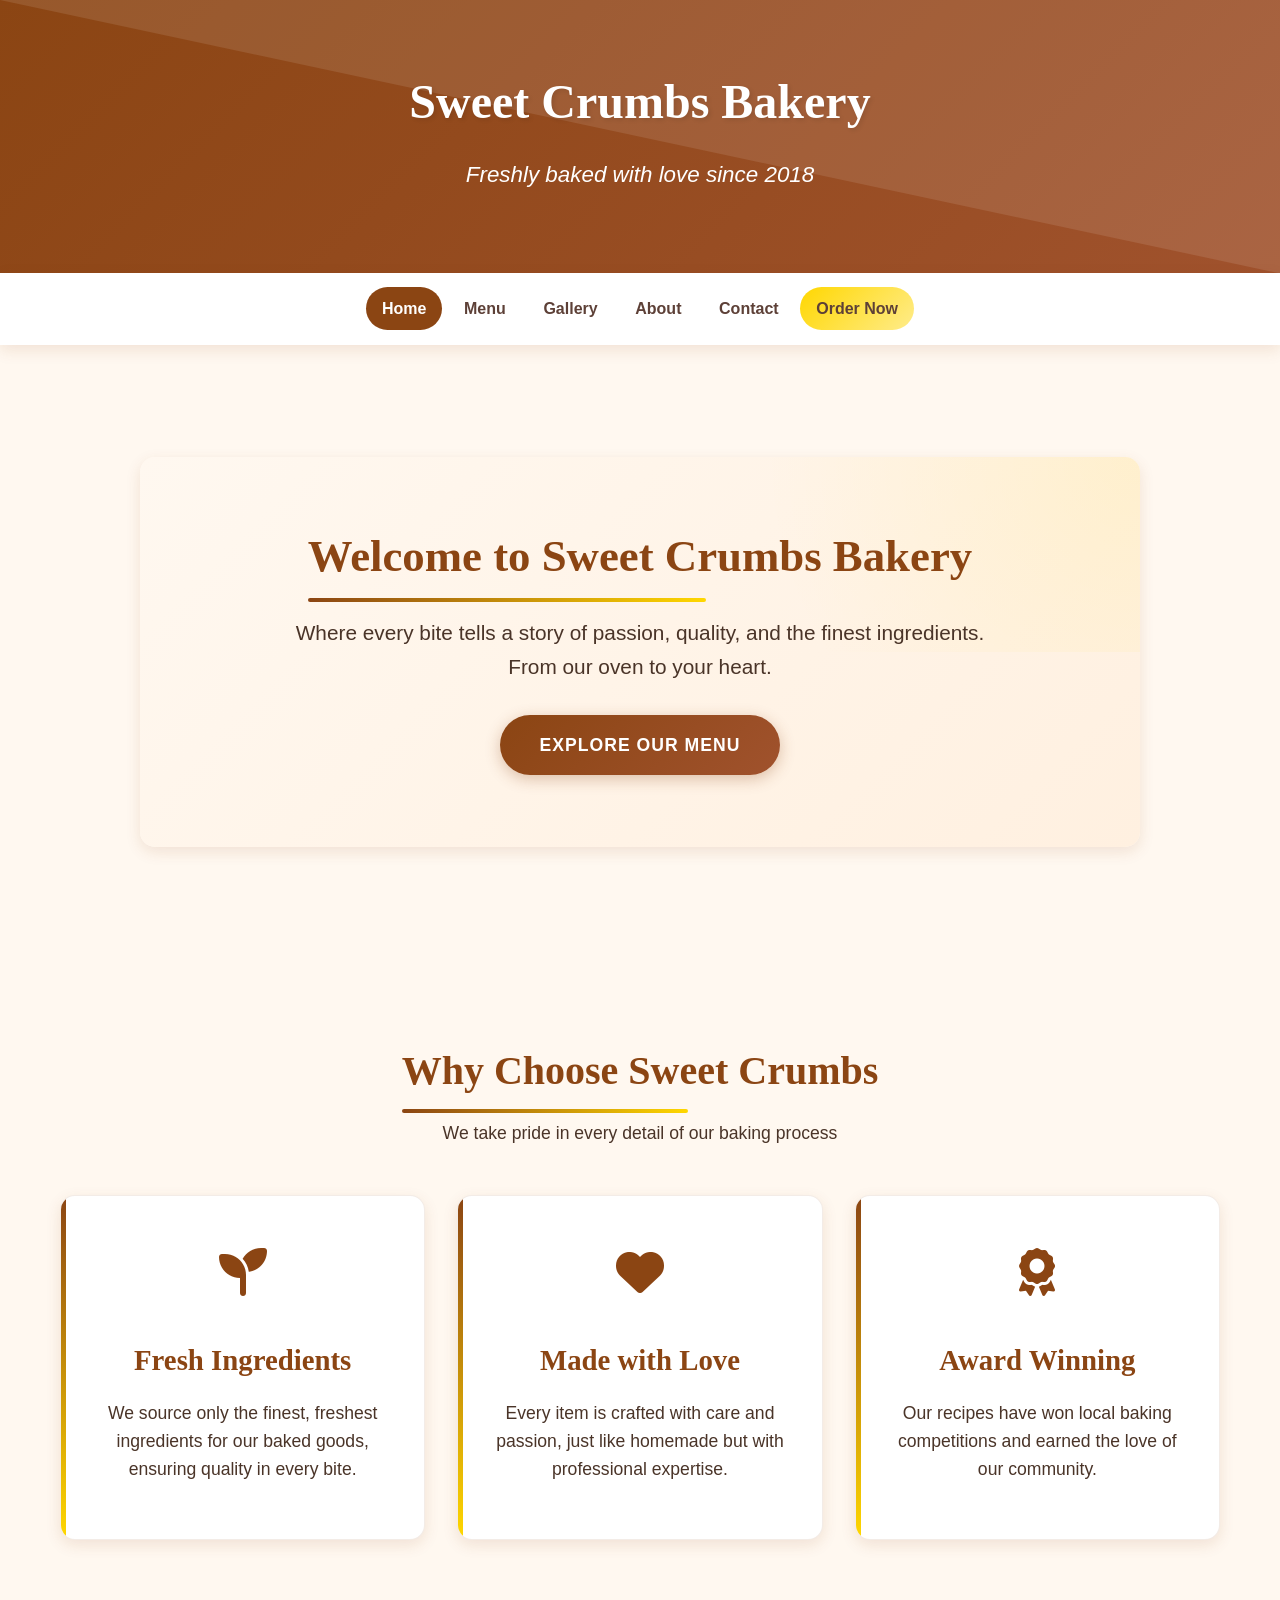
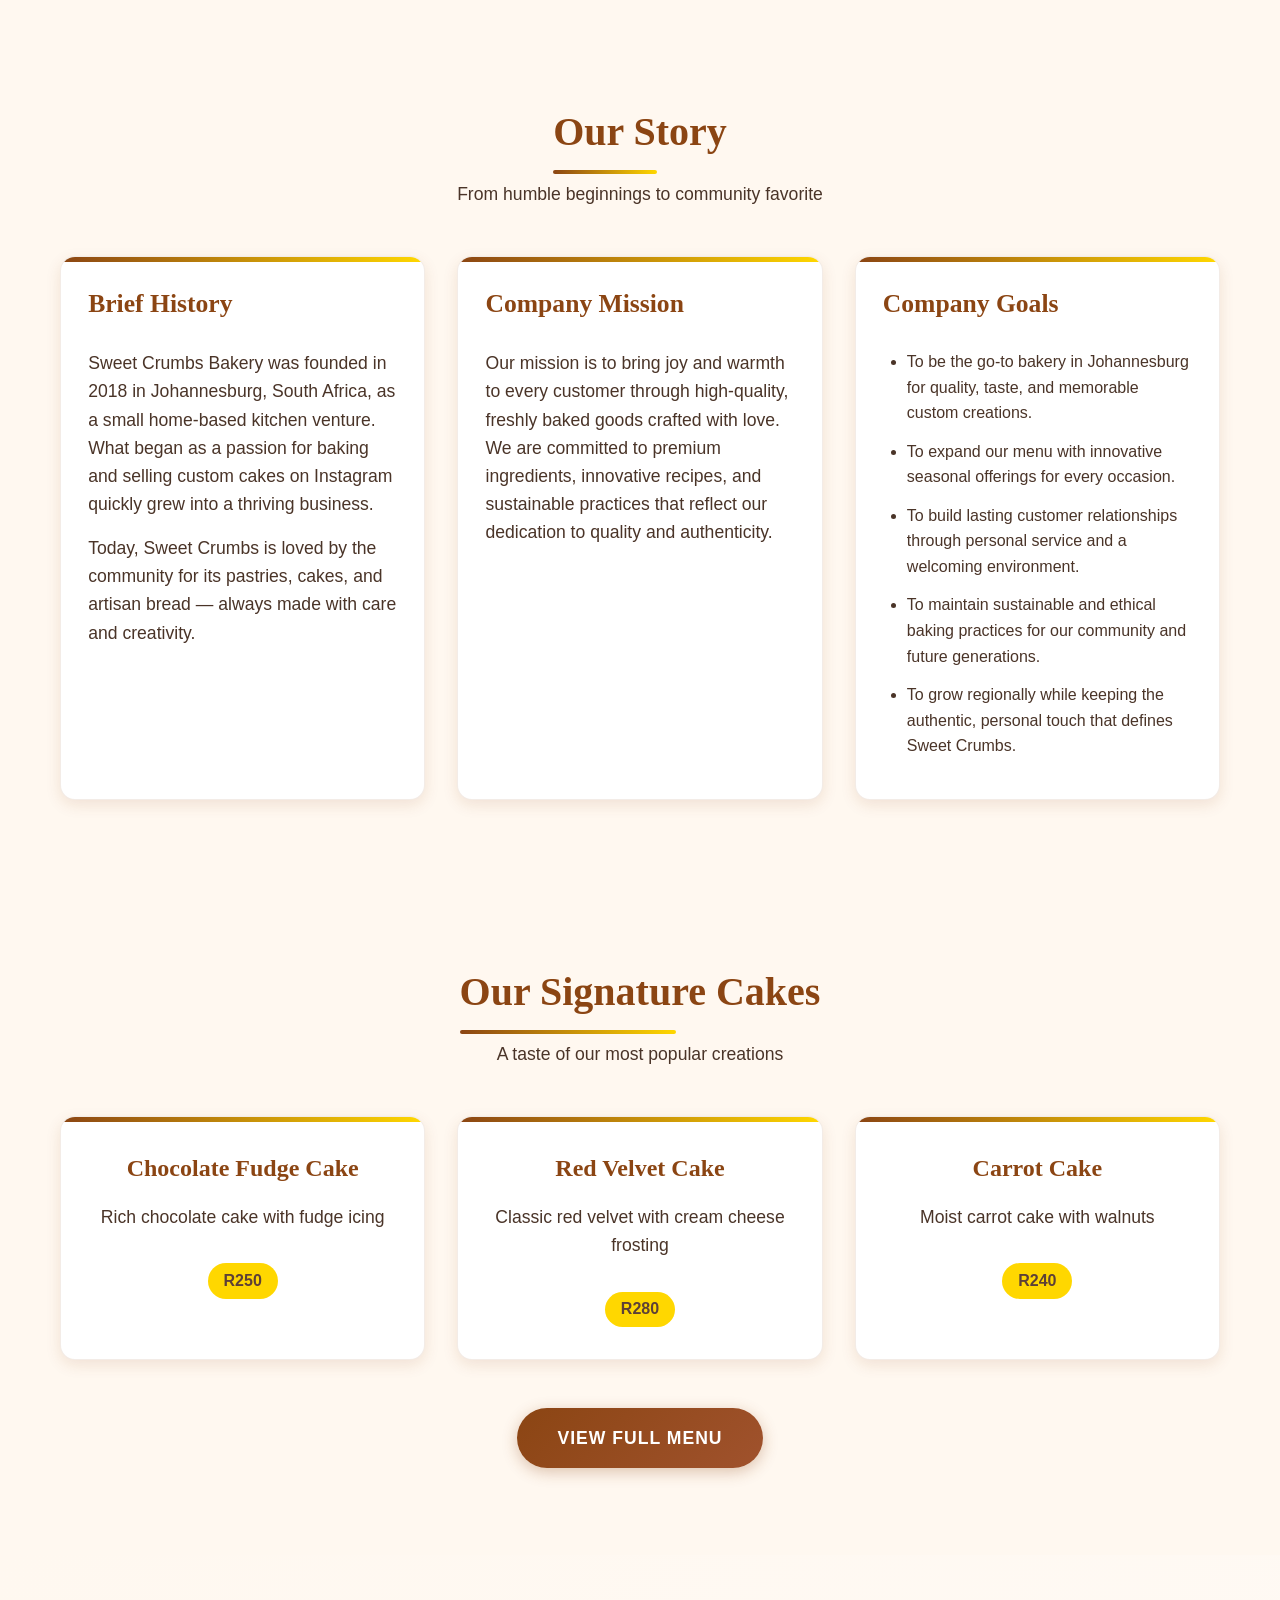
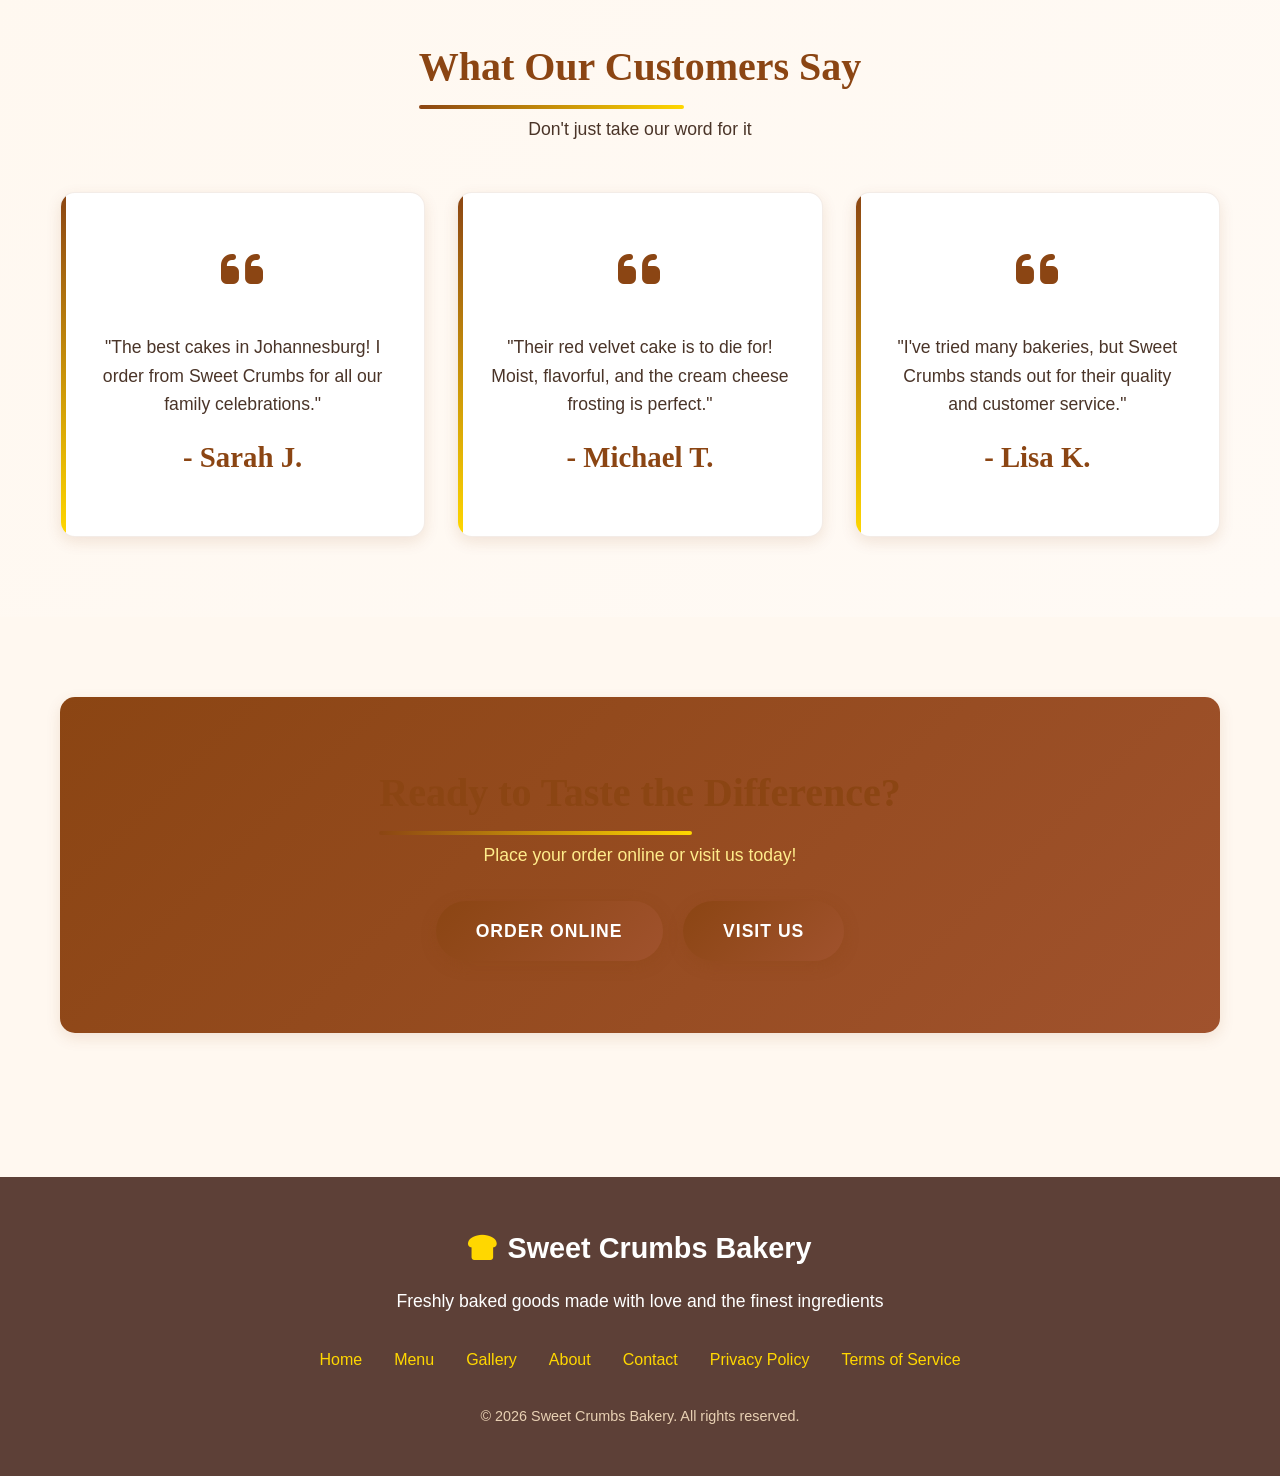
<file: index.html>
<!DOCTYPE html>

<html lang="en">
<head>
<meta charset="utf-8"/>
<meta content="width=device-width, initial-scale=1.0" name="viewport"/>
<title>Sweet Crumbs Bakery - Fresh Baked Goods</title>
<link href="https://cdnjs.cloudflare.com/ajax/libs/font-awesome/6.4.0/css/all.min.css" rel="stylesheet"/>
<style>
        /* ===================== VARIABLES & RESET ===================== */
        :root {
            --primary: #8B4513;
            --primary-light: #A0522D;
            --secondary: #FFD700;
            --accent: #FF6B6B;
            --light: #FFF8F0;
            --dark: #5D4037;
            --text: #4A3428;
            --shadow: 0 5px 15px rgba(139, 69, 19, 0.1);
            --transition: all 0.3s ease;
        }

        * {
            margin: 0;
            padding: 0;
            box-sizing: border-box;
        }

        body {
            font-family: 'Segoe UI', Tahoma, Geneva, Verdana, sans-serif;
            line-height: 1.6;
            color: var(--text);
            background-color: var(--light);
            overflow-x: hidden;
        }

        /* ===================== TYPOGRAPHY ===================== */
        h1, h2, h3, h4 {
            font-family: 'Georgia', serif;
            color: var(--primary);
            margin-bottom: 1rem;
        }

        h1 {
            font-size: 3rem;
            text-shadow: 2px 2px 4px rgba(0,0,0,0.1);
        }

        h2 {
            font-size: 2.5rem;
            position: relative;
            display: inline-block;
        }

        h2:after {
            content: '';
            position: absolute;
            bottom: -10px;
            left: 0;
            width: 60%;
            height: 4px;
            background: linear-gradient(90deg, var(--primary), var(--secondary));
            border-radius: 2px;
        }

        h3 {
            font-size: 1.8rem;
            color: var(--primary-light);
        }

        p {
            margin-bottom: 1rem;
            font-size: 1.1rem;
        }

        /* ===================== LAYOUT & CONTAINERS ===================== */
        .container {
            max-width: 1200px;
            margin: 0 auto;
            padding: 0 20px;
        }

        section {
            padding: 5rem 0;
        }

        .section-header {
            text-align: center;
            margin-bottom: 3rem;
        }

        /* ===================== HEADER & NAVIGATION ===================== */
        header {
            background: linear-gradient(135deg, var(--primary) 0%, var(--primary-light) 100%);
            color: white;
            text-align: center;
            padding: 4rem 2rem;
            position: relative;
            overflow: hidden;
        }

        header:before {
            content: '';
            position: absolute;
            top: 0;
            left: 0;
            right: 0;
            bottom: 0;
            background: url('data:image/svg+xml;utf8,<svg xmlns="http://www.w3.org/2000/svg" viewBox="0 0 100 100" preserveAspectRatio="none"><path d="M0,0 L100,0 L100,100 Z" fill="rgba(255,255,255,0.1)"/></svg>');
            background-size: cover;
        }

        header h1, header p {
            position: relative;
            z-index: 1;
        }

        header p {
            font-size: 1.4rem;
            font-style: italic;
            margin-top: 1rem;
        }

        nav {
            background: white;
            box-shadow: var(--shadow);
            position: sticky;
            top: 0;
            z-index: 1000;
        }

        .nav-container {
            display: flex;
            justify-content: space-between;
            align-items: center;
            padding: 1rem 0;
        }

        .logo {
            font-size: 1.8rem;
            font-weight: bold;
            color: var(--primary);
            display: flex;
            align-items: center;
        }

        .logo i {
            margin-right: 10px;
            color: var(--secondary);
        }

        .nav-links {
            display: flex;
            list-style: none;
        }

        .nav-links li {
            margin-left: 2rem;
        }

        .nav-links a {
            text-decoration: none;
            color: var(--dark);
            font-weight: 600;
            padding: 0.5rem 1rem;
            border-radius: 25px;
            transition: var(--transition);
            position: relative;
        }

        .nav-links a:after {
            content: '';
            position: absolute;
            bottom: 0;
            left: 50%;
            width: 0;
            height: 2px;
            background: var(--primary);
            transition: var(--transition);
            transform: translateX(-50%);
        }

        .nav-links a:hover {
            color: var(--primary);
        }

        .nav-links a:hover:after {
            width: 80%;
        }

        .nav-links a.active {
            background: var(--primary);
            color: white;
        }

        .mobile-menu {
            display: none;
            font-size: 1.5rem;
            cursor: pointer;
        }

        /* ===================== BUTTONS ===================== */
        .btn {
            display: inline-block;
            padding: 0.8rem 2rem;
            background: linear-gradient(135deg, var(--primary) 0%, var(--primary-light) 100%);
            color: white;
            text-decoration: none;
            border-radius: 30px;
            font-weight: 600;
            text-transform: uppercase;
            letter-spacing: 1px;
            transition: var(--transition);
            border: none;
            cursor: pointer;
            position: relative;
            overflow: hidden;
            box-shadow: 0 4px 15px rgba(139, 69, 19, 0.3);
        }

        .btn:before {
            content: '';
            position: absolute;
            top: 0;
            left: -100%;
            width: 100%;
            height: 100%;
            background: linear-gradient(90deg, transparent, rgba(255,255,255,0.3), transparent);
            transition: var(--transition);
        }

        .btn:hover {
            transform: translateY(-3px);
            box-shadow: 0 8px 20px rgba(139, 69, 19, 0.4);
        }

        .btn:hover:before {
            left: 100%;
        }

        .btn-secondary {
            background: linear-gradient(135deg, var(--secondary) 0%, #FFEC8B 100%);
            color: var(--dark);
        }

        .btn-accent {
            background: linear-gradient(135deg, var(--accent) 0%, #FF9E9E 100%);
        }

        .btn-large {
            padding: 1rem 2.5rem;
            font-size: 1.1rem;
        }

        /* ===================== HERO SECTION ===================== */
        .hero {
            text-align: center;
            padding: 4rem 2rem;
            background: linear-gradient(135deg, var(--light) 0%, #FFF0E0 100%);
            border-radius: 15px;
            margin: 2rem auto;
            max-width: 1000px;
            box-shadow: var(--shadow);
            position: relative;
            overflow: hidden;
        }

        .hero:before {
            content: '';
            position: absolute;
            top: -50%;
            right: -50%;
            width: 100%;
            height: 100%;
            background: radial-gradient(circle, rgba(255,215,0,0.1) 0%, transparent 70%);
            z-index: 0;
        }

        .hero-content {
            position: relative;
            z-index: 1;
        }

        .hero h2 {
            font-size: 2.8rem;
            margin-bottom: 1.5rem;
        }

        .hero p {
            font-size: 1.3rem;
            max-width: 700px;
            margin: 0 auto 2rem;
            color: var(--text);
        }

        /* ===================== FEATURES SECTION ===================== */
        .features {
            display: grid;
            grid-template-columns: repeat(auto-fit, minmax(280px, 1fr));
            gap: 2rem;
            margin-top: 3rem;
        }

        .feature-card {
            background: white;
            padding: 2.5rem 2rem;
            border-radius: 15px;
            text-align: center;
            box-shadow: var(--shadow);
            transition: var(--transition);
            position: relative;
            overflow: hidden;
            border: 1px solid rgba(139, 69, 19, 0.1);
        }

        .feature-card:before {
            content: '';
            position: absolute;
            top: 0;
            left: 0;
            width: 5px;
            height: 100%;
            background: linear-gradient(to bottom, var(--primary), var(--secondary));
            transition: var(--transition);
        }

        .feature-card:hover {
            transform: translateY(-10px);
            box-shadow: 0 15px 30px rgba(139, 69, 19, 0.15);
        }

        .feature-card:hover:before {
            width: 100%;
            opacity: 0.1;
        }

        .feature-icon {
            font-size: 3rem;
            color: var(--primary);
            margin-bottom: 1.5rem;
        }

        .feature-card h3 {
            margin-bottom: 1rem;
            position: relative;
            z-index: 1;
        }

        .feature-card p {
            position: relative;
            z-index: 1;
        }

        /* ===================== ABOUT SECTION ===================== */
        .about-content {
            display: grid;
            grid-template-columns: repeat(auto-fit, minmax(300px, 1fr));
            gap: 2rem;
            margin-top: 2rem;
        }

        .about-card {
            background: white;
            padding: 2.5rem 2rem;
            border-radius: 15px;
            box-shadow: var(--shadow);
            transition: var(--transition);
            position: relative;
            overflow: hidden;
            border: 1px solid rgba(139, 69, 19, 0.1);
        }

        .about-card:before {
            content: '';
            position: absolute;
            top: 0;
            left: 0;
            width: 100%;
            height: 5px;
            background: linear-gradient(to right, var(--primary), var(--secondary));
        }

        .about-card:hover {
            transform: translateY(-5px);
            box-shadow: 0 10px 25px rgba(139, 69, 19, 0.15);
        }

        .about-card h3 {
            color: var(--primary);
            margin-bottom: 1.5rem;
            font-size: 1.6rem;
        }

        .about-card ul {
            text-align: left;
            padding-left: 1.5rem;
        }

        .about-card li {
            margin-bottom: 0.8rem;
            color: var(--text);
        }

        /* ===================== MENU PREVIEW SECTION ===================== */
        .menu-container {
            display: grid;
            grid-template-columns: repeat(auto-fill, minmax(300px, 1fr));
            gap: 2rem;
            margin-top: 2rem;
        }

        .menu-item {
            background: white;
            border-radius: 15px;
            padding: 2rem;
            box-shadow: var(--shadow);
            transition: var(--transition);
            text-align: center;
            border: 1px solid rgba(139, 69, 19, 0.1);
            position: relative;
            overflow: hidden;
        }

        .menu-item:before {
            content: '';
            position: absolute;
            top: 0;
            left: 0;
            width: 100%;
            height: 5px;
            background: linear-gradient(to right, var(--primary), var(--secondary));
        }

        .menu-item:hover {
            transform: translateY(-8px) scale(1.02);
            box-shadow: 0 15px 30px rgba(139, 69, 19, 0.2);
        }

        .menu-item h3 {
            color: var(--primary);
            margin-bottom: 1rem;
            font-size: 1.5rem;
        }

        .price-tag {
            display: inline-block;
            background: var(--secondary);
            color: var(--dark);
            padding: 0.3rem 1rem;
            border-radius: 20px;
            font-weight: bold;
            margin-top: 1rem;
        }

        /* ===================== TESTIMONIAL SECTION ===================== */
        .testimonial-section {
            background: linear-gradient(135deg, #FFF8F0 0%, #FFFAF5 100%);
        }

        /* ===================== FOOTER ===================== */
        footer {
            background: linear-gradient(135deg, var(--dark) 0%, var(--primary) 100%);
            color: white;
            text-align: center;
            padding: 3rem 2rem;
            margin-top: 4rem;
        }

        .footer-content {
            max-width: 800px;
            margin: 0 auto;
        }

        .footer-links {
            display: flex;
            justify-content: center;
            gap: 2rem;
            margin: 2rem 0;
        }

        .footer-links a {
            color: #E8D0B3;
            text-decoration: none;
            transition: var(--transition);
        }

        .footer-links a:hover {
            color: var(--secondary);
        }

        .copyright {
            margin-top: 2rem;
            color: #E8D0B3;
            font-size: 0.9rem;
        }

        /* ===================== RESPONSIVE DESIGN ===================== */
        @media (max-width: 768px) {
            .nav-links {
                display: none;
                position: absolute;
                top: 100%;
                left: 0;
                width: 100%;
                background: white;
                flex-direction: column;
                box-shadow: 0 5px 10px rgba(0,0,0,0.1);
                padding: 1rem 0;
            }

            .nav-links.active {
                display: flex;
            }

            .nav-links li {
                margin: 0;
                text-align: center;
            }

            .nav-links a {
                display: block;
                padding: 1rem;
            }

            .mobile-menu {
                display: block;
            }

            h1 {
                font-size: 2.5rem;
            }

            h2 {
                font-size: 2rem;
            }

            section {
                padding: 3rem 0;
            }
        }

        @media (max-width: 480px) {
            header {
                padding: 3rem 1rem;
            }

            header h1 {
                font-size: 2rem;
            }

            .hero h2 {
                font-size: 1.8rem;
            }

            .btn {
                padding: 0.7rem 1.5rem;
                font-size: 0.9rem;
            }
        }
    </style>
<link href="shared-theme.css" rel="stylesheet"/></head>
<body>
<!-- ===================== HEADER ===================== -->
<header id="home">
<h1>Sweet Crumbs Bakery</h1>
<p>Freshly baked with love since 2018</p>
</header>
<!-- ===================== NAVIGATION ===================== -->
<nav aria-label="Main Navigation">
<ul>
<li><a class="active" href="index.html">Home</a></li>
<li><a href="menu.html">Menu</a></li>
<li><a href="gallery.html">Gallery</a></li>
<li><a href="about.html">About</a></li>
<li><a href="contact.html">Contact</a></li>
<li><a class="order-link" href="menu.html#order">Order Now</a></li>
</ul>
</nav>
<!-- ===================== MAIN CONTENT ===================== -->
<main>
<!-- HERO SECTION -->
<section class="hero-section">
<div class="container">
<div class="hero">
<div class="hero-content">
<h2>Welcome to Sweet Crumbs Bakery</h2>
<p>Where every bite tells a story of passion, quality, and the finest ingredients. From our oven to your heart.</p>
<a class="btn btn-large" href="menu.html">Explore Our Menu</a>
</div>
</div>
</div>
</section>
<!-- FEATURES SECTION -->
<section class="features-section">
<div class="container">
<div class="section-header">
<h2>Why Choose Sweet Crumbs</h2>
<p>We take pride in every detail of our baking process</p>
</div>
<div class="features">
<div class="feature-card">
<div class="feature-icon">
<i class="fas fa-seedling"></i>
</div>
<h3>Fresh Ingredients</h3>
<p>We source only the finest, freshest ingredients for our baked goods, ensuring quality in every bite.</p>
</div>
<div class="feature-card">
<div class="feature-icon">
<i class="fas fa-heart"></i>
</div>
<h3>Made with Love</h3>
<p>Every item is crafted with care and passion, just like homemade but with professional expertise.</p>
</div>
<div class="feature-card">
<div class="feature-icon">
<i class="fas fa-award"></i>
</div>
<h3>Award Winning</h3>
<p>Our recipes have won local baking competitions and earned the love of our community.</p>
</div>
</div>
</div>
</section>
<!-- ABOUT SECTION -->
<section id="about">
<div class="container">
<div class="section-header">
<h2>Our Story</h2>
<p>From humble beginnings to community favorite</p>
</div>
<div class="about-content">
<div class="about-card">
<h3>Brief History</h3>
<p>Sweet Crumbs Bakery was founded in 2018 in Johannesburg, South Africa, as a small home-based kitchen venture. What began as a passion for baking and selling custom cakes on Instagram quickly grew into a thriving business.</p>
<p>Today, Sweet Crumbs is loved by the community for its pastries, cakes, and artisan bread — always made with care and creativity.</p>
</div>
<div class="about-card">
<h3>Company Mission</h3>
<p>Our mission is to bring joy and warmth to every customer through high-quality, freshly baked goods crafted with love. We are committed to premium ingredients, innovative recipes, and sustainable practices that reflect our dedication to quality and authenticity.</p>
</div>
<div class="about-card">
<h3>Company Goals</h3>
<ul>
<li>To be the go-to bakery in Johannesburg for quality, taste, and memorable custom creations.</li>
<li>To expand our menu with innovative seasonal offerings for every occasion.</li>
<li>To build lasting customer relationships through personal service and a welcoming environment.</li>
<li>To maintain sustainable and ethical baking practices for our community and future generations.</li>
<li>To grow regionally while keeping the authentic, personal touch that defines Sweet Crumbs.</li>
</ul>
</div>
</div>
</div>
</section>
<!-- MENU PREVIEW SECTION -->
<section class="menu-preview">
<div class="container">
<div class="section-header">
<h2>Our Signature Cakes</h2>
<p>A taste of our most popular creations</p>
</div>
<div class="menu-container">
<div class="menu-item">
<h3>Chocolate Fudge Cake</h3>
<p>Rich chocolate cake with fudge icing</p>
<div class="price-tag">R250</div>
</div>
<div class="menu-item">
<h3>Red Velvet Cake</h3>
<p>Classic red velvet with cream cheese frosting</p>
<div class="price-tag">R280</div>
</div>
<div class="menu-item">
<h3>Carrot Cake</h3>
<p>Moist carrot cake with walnuts</p>
<div class="price-tag">R240</div>
</div>
</div>
<div style="text-align: center; margin-top: 3rem;">
<a class="btn btn-large" href="menu.html">View Full Menu</a>
</div>
</div>
</section>
<!-- TESTIMONIAL SECTION -->
<section class="testimonial-section">
<div class="container">
<div class="section-header">
<h2>What Our Customers Say</h2>
<p>Don't just take our word for it</p>
</div>
<div class="features">
<div class="feature-card">
<div class="feature-icon">
<i class="fas fa-quote-left"></i>
</div>
<p>"The best cakes in Johannesburg! I order from Sweet Crumbs for all our family celebrations."</p>
<h3>- Sarah J.</h3>
</div>
<div class="feature-card">
<div class="feature-icon">
<i class="fas fa-quote-left"></i>
</div>
<p>"Their red velvet cake is to die for! Moist, flavorful, and the cream cheese frosting is perfect."</p>
<h3>- Michael T.</h3>
</div>
<div class="feature-card">
<div class="feature-icon">
<i class="fas fa-quote-left"></i>
</div>
<p>"I've tried many bakeries, but Sweet Crumbs stands out for their quality and customer service."</p>
<h3>- Lisa K.</h3>
</div>
</div>
</div>
</section>
<!-- CALL TO ACTION -->
<section class="cta-section">
<div class="container">
<div style="text-align: center; padding: 4rem 2rem; background: linear-gradient(135deg, var(--primary) 0%, var(--primary-light) 100%); color: white; border-radius: 15px; box-shadow: var(--shadow);">
<h2 style="color: white;">Ready to Taste the Difference?</h2>
<p style="color: #FFEC8B; margin-bottom: 2rem;">Place your order online or visit us today!</p>
<a class="btn btn-secondary btn-large" href="menu.html#order">Order Online</a>
<a class="btn btn-accent btn-large" href="contact.html" style="margin-left: 1rem;">Visit Us</a>
</div>
</div>
</section>
</main>
<!-- ===================== FOOTER ===================== -->
<footer>
<div class="footer-content">
<div class="logo" style="color: white; justify-content: center; margin-bottom: 1rem;">
<i class="fas fa-bread-slice"></i>
                Sweet Crumbs Bakery
            </div>
<p>Freshly baked goods made with love and the finest ingredients</p>
<div class="footer-links">
<a href="index.html">Home</a>
<a href="menu.html">Menu</a>
<a href="gallery.html">Gallery</a>
<a href="about.html">About</a>
<a href="contact.html">Contact</a>
<a href="#">Privacy Policy</a>
<a href="#">Terms of Service</a>
</div>
<div class="copyright">
                © 2026 Sweet Crumbs Bakery. All rights reserved.
            </div>
</div>
</footer>
<script>
        // Mobile menu toggle
        document.querySelector('.mobile-menu').addEventListener('click', function() {
            document.querySelector('.nav-links').classList.toggle('active');
        });

        // Close mobile menu when clicking on a link
        document.querySelectorAll('.nav-links a').forEach(link => {
            link.addEventListener('click', function() {
                document.querySelector('.nav-links').classList.remove('active');
            });
        });

        // Add animation to elements when they come into view
        const observerOptions = {
            threshold: 0.1,
            rootMargin: '0px 0px -50px 0px'
        };

        const observer = new IntersectionObserver((entries) => {
            entries.forEach(entry => {
                if (entry.isIntersecting) {
                    entry.target.style.opacity = '1';
                    entry.target.style.transform = 'translateY(0)';
                }
            });
        }, observerOptions);

        // Observe elements for animation
        document.querySelectorAll('.feature-card, .menu-item, .about-card').forEach(el => {
            el.style.opacity = '0';
            el.style.transform = 'translateY(20px)';
            el.style.transition = 'opacity 0.5s ease, transform 0.5s ease';
            observer.observe(el);
        });
    </script>
</body>
</html>
</file>
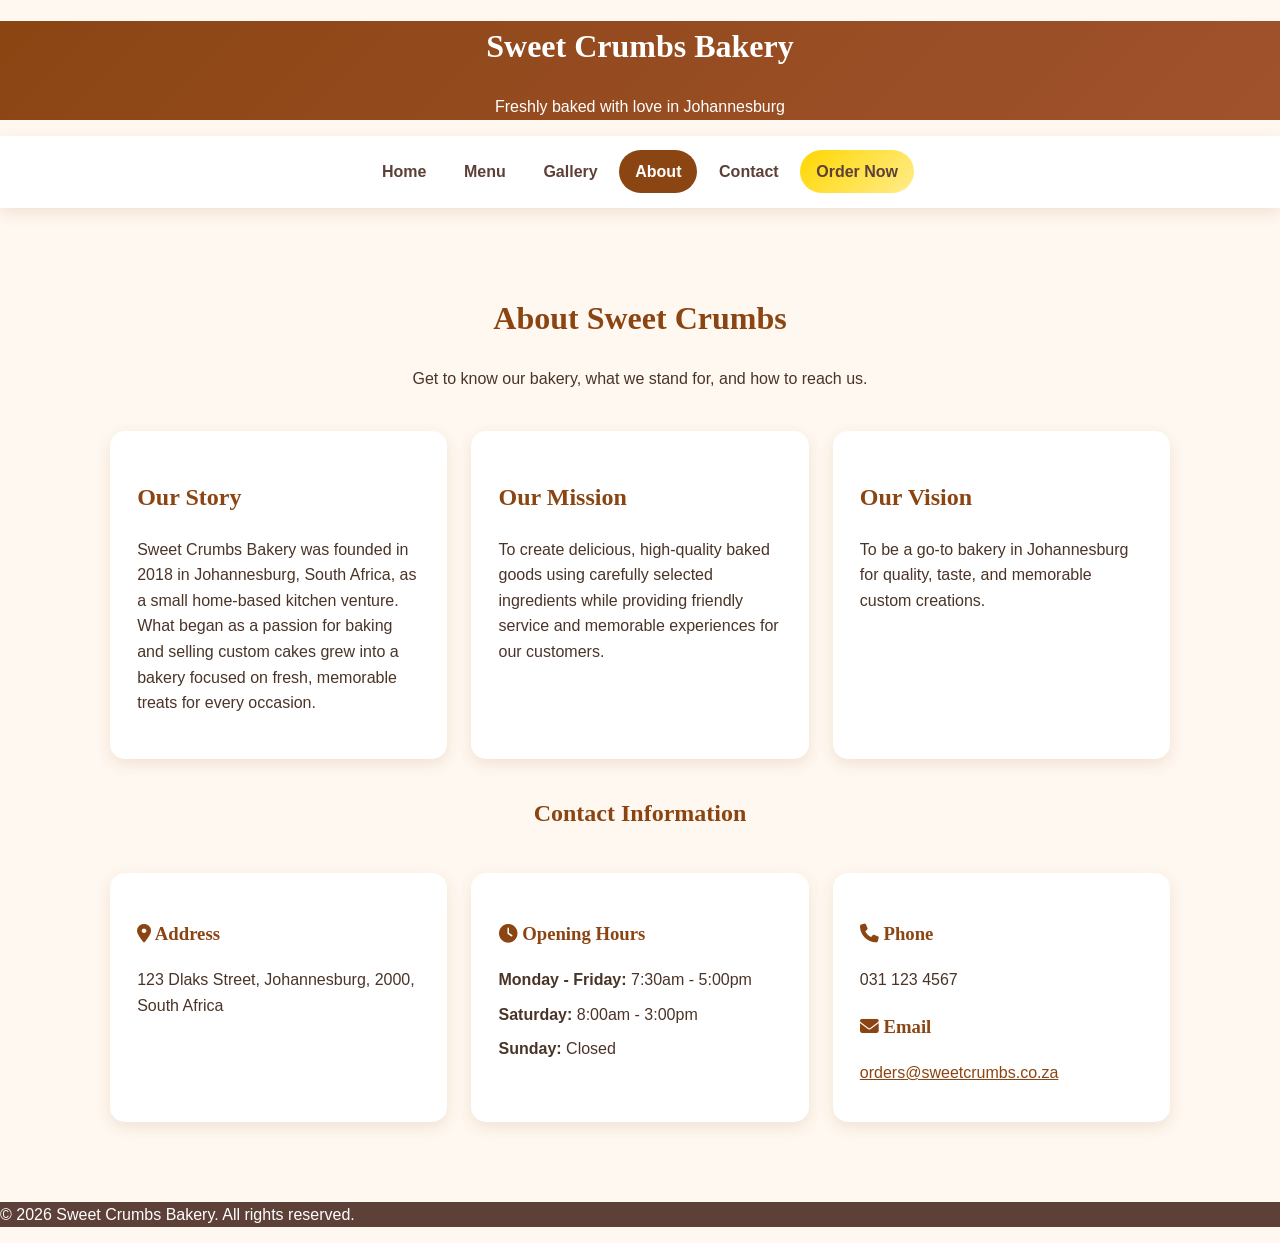
<file: about.html>
<!DOCTYPE html>
<html lang="en">
<head>
<meta charset="UTF-8">
<meta name="viewport" content="width=device-width, initial-scale=1.0">
<title>Sweet Crumbs Bakery - About Us</title>
<link rel="stylesheet" href="https://cdnjs.cloudflare.com/ajax/libs/font-awesome/6.4.0/css/all.min.css">
<link rel="stylesheet" href="shared-theme.css">
</head>
<body>
<header>
  <h1>Sweet Crumbs Bakery</h1>
  <p>Freshly baked with love in Johannesburg</p>
</header>
<nav aria-label="Main Navigation">
    <ul>
        <li><a href="index.html">Home</a></li>
        <li><a href="menu.html">Menu</a></li>
        <li><a href="gallery.html">Gallery</a></li>
        <li><a href="about.html" class="active">About</a></li>
        <li><a href="contact.html">Contact</a></li>
        <li><a href="menu.html#order" class="order-link">Order Now</a></li>
    </ul>
</nav>
<main class="about-page">
  <div class="page-intro">
    <h1>About Sweet Crumbs</h1>
    <p>Get to know our bakery, what we stand for, and how to reach us.</p>
  </div>
  <div class="about-grid">
    <article class="about-card">
      <h2>Our Story</h2>
      <p>Sweet Crumbs Bakery was founded in 2018 in Johannesburg, South Africa, as a small home-based kitchen venture. What began as a passion for baking and selling custom cakes grew into a bakery focused on fresh, memorable treats for every occasion.</p>
    </article>
    <article class="about-card">
      <h2>Our Mission</h2>
      <p>To create delicious, high-quality baked goods using carefully selected ingredients while providing friendly service and memorable experiences for our customers.</p>
    </article>
    <article class="about-card">
      <h2>Our Vision</h2>
      <p>To be a go-to bakery in Johannesburg for quality, taste, and memorable custom creations.</p>
    </article>
  </div>

  <section class="contact-details" aria-labelledby="contact-information-heading">
    <div class="page-intro">
      <h2 id="contact-information-heading">Contact Information</h2>
    </div>
    <div class="about-grid">
      <article class="info-card">
        <h3><i class="fas fa-map-marker-alt"></i> Address</h3>
        <p>123 Dlaks Street, Johannesburg, 2000, South Africa</p>
      </article>
      <article class="info-card">
        <h3><i class="fas fa-clock"></i> Opening Hours</h3>
        <p><strong>Monday - Friday:</strong> 7:30am - 5:00pm</p>
        <p><strong>Saturday:</strong> 8:00am - 3:00pm</p>
        <p><strong>Sunday:</strong> Closed</p>
      </article>
      <article class="info-card">
        <h3><i class="fas fa-phone"></i> Phone</h3>
        <p>031 123 4567</p>
        <h3><i class="fas fa-envelope"></i> Email</h3>
        <p><a href="mailto:orders@sweetcrumbs.co.za">orders@sweetcrumbs.co.za</a></p>
      </article>
    </div>
  </section>
</main>
<footer>
  <div class="footer-content">
    <p>© 2026 Sweet Crumbs Bakery. All rights reserved.</p>
  </div>
</footer>
</body>
</html>
</file>
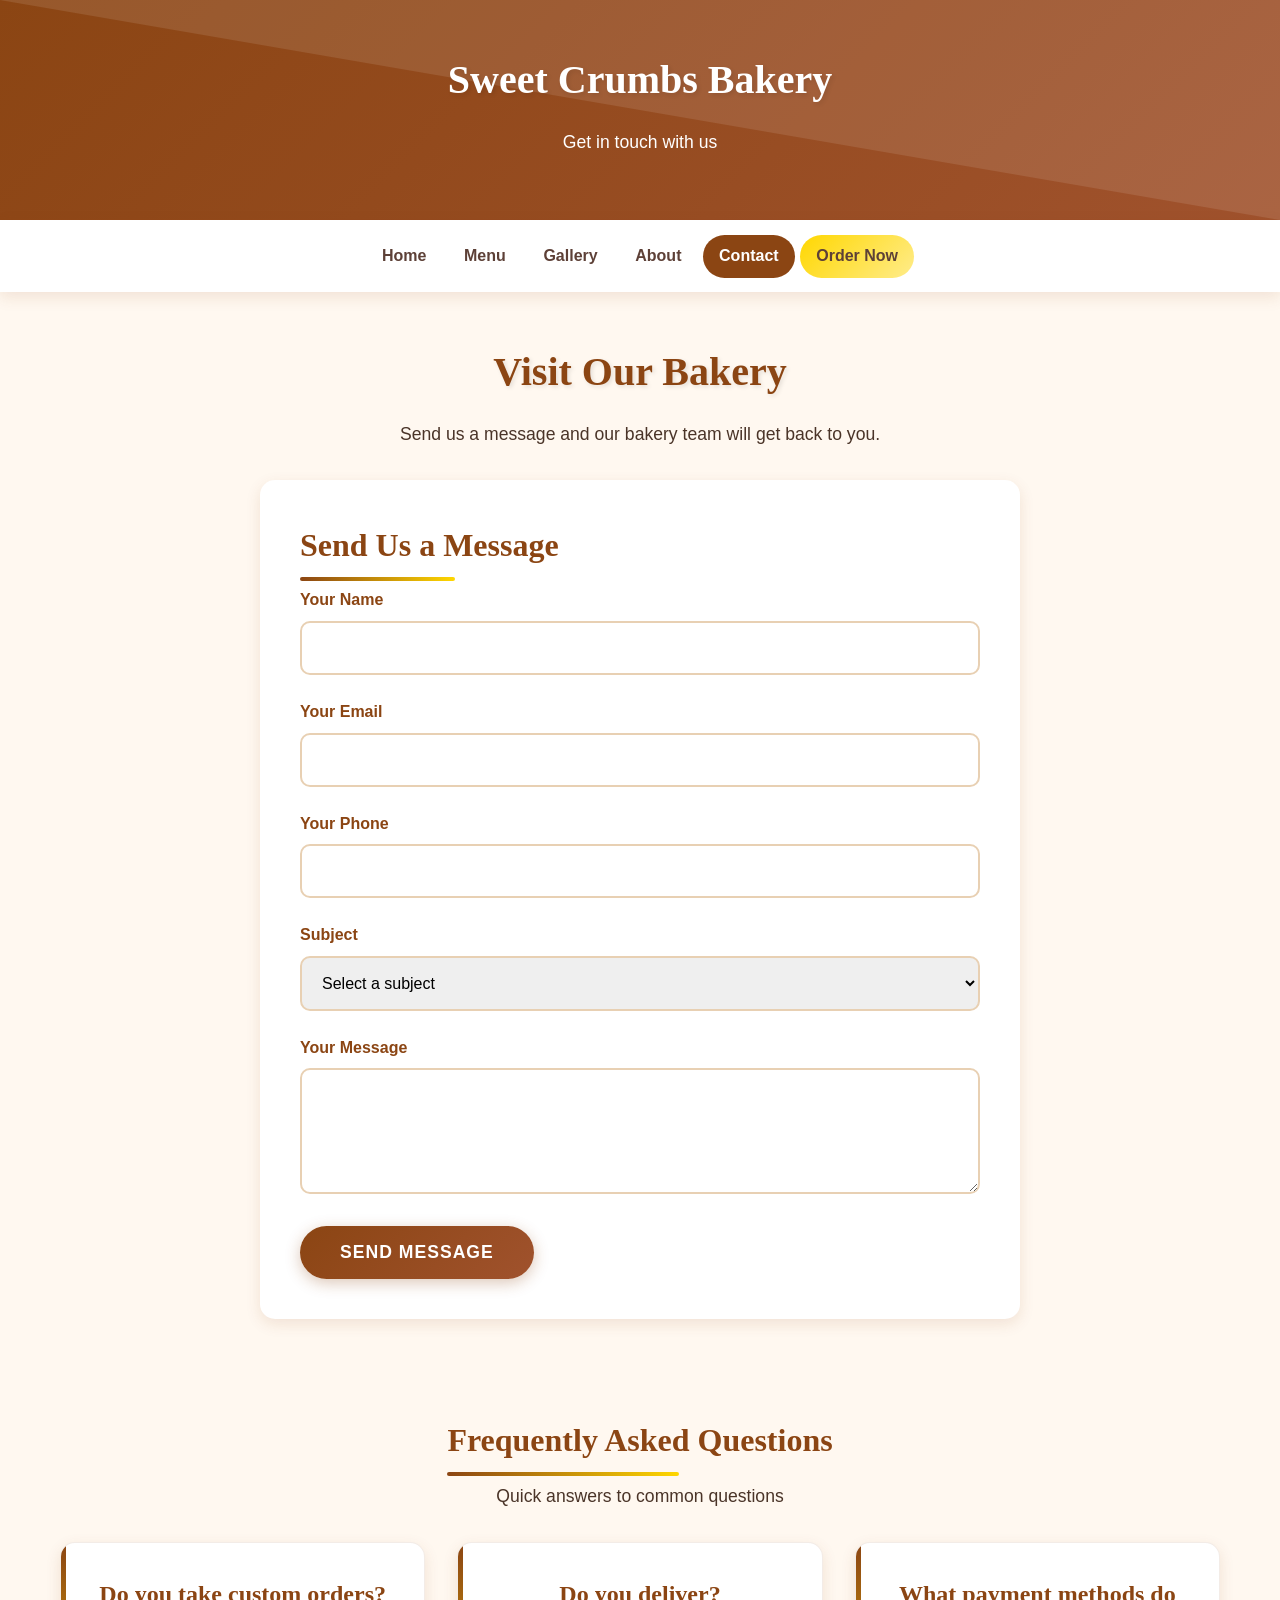
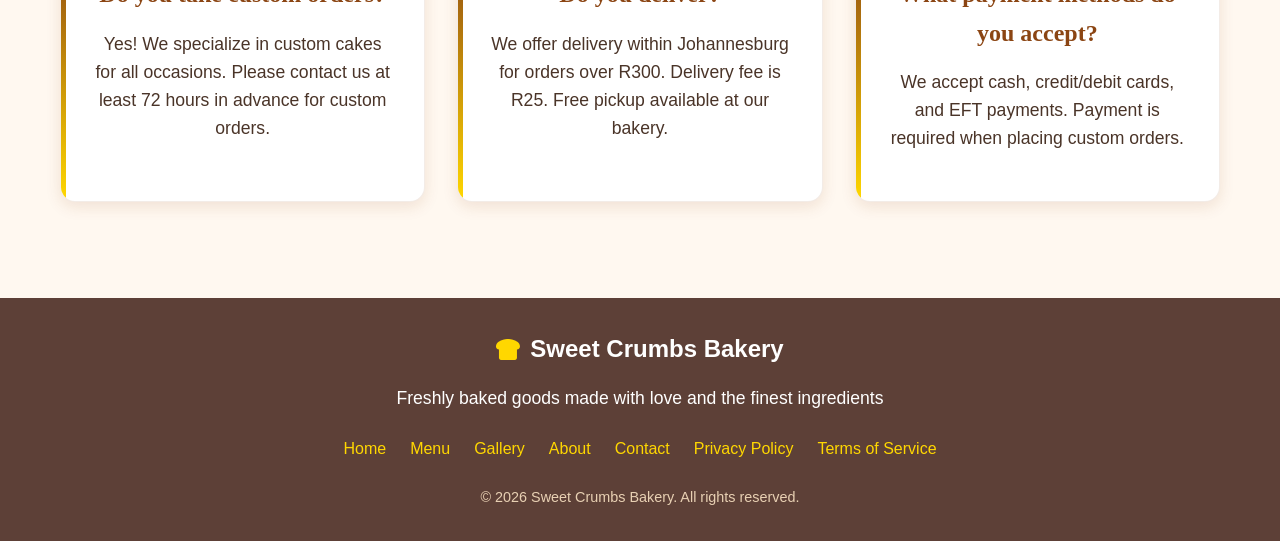
<file: contact.html>
<!DOCTYPE html>

<html lang="en">
<head>
<meta charset="utf-8"/>
<meta content="width=device-width, initial-scale=1.0" name="viewport"/>
<title>Sweet Crumbs Bakery - Contact Us</title>
<link href="https://cdnjs.cloudflare.com/ajax/libs/font-awesome/6.4.0/css/all.min.css" rel="stylesheet"/>
<style>
        /* ===================== VARIABLES & RESET ===================== */
        :root {
            --primary: #8B4513;
            --primary-light: #A0522D;
            --secondary: #FFD700;
            --accent: #FF6B6B;
            --light: #FFF8F0;
            --dark: #5D4037;
            --text: #4A3428;
            --shadow: 0 5px 15px rgba(139, 69, 19, 0.1);
            --transition: all 0.3s ease;
        }

        * {
            margin: 0;
            padding: 0;
            box-sizing: border-box;
        }

        body {
            font-family: 'Segoe UI', Tahoma, Geneva, Verdana, sans-serif;
            line-height: 1.6;
            color: var(--text);
            background-color: var(--light);
            overflow-x: hidden;
        }

        /* ===================== TYPOGRAPHY ===================== */
        h1, h2, h3, h4 {
            font-family: 'Georgia', serif;
            color: var(--primary);
            margin-bottom: 1rem;
        }

        h1 {
            font-size: 2.5rem;
            text-shadow: 2px 2px 4px rgba(0,0,0,0.1);
        }

        h2 {
            font-size: 2rem;
            position: relative;
            display: inline-block;
        }

        h2:after {
            content: '';
            position: absolute;
            bottom: -10px;
            left: 0;
            width: 60%;
            height: 4px;
            background: linear-gradient(90deg, var(--primary), var(--secondary));
            border-radius: 2px;
        }

        h3 {
            font-size: 1.5rem;
            color: var(--primary-light);
        }

        p {
            margin-bottom: 1rem;
            font-size: 1.1rem;
        }

        /* ===================== LAYOUT & CONTAINERS ===================== */
        .container {
            max-width: 1200px;
            margin: 0 auto;
            padding: 0 20px;
        }

        section {
            padding: 3rem 0;
        }

        .section-header {
            text-align: center;
            margin-bottom: 2rem;
        }

        /* ===================== HEADER & NAVIGATION ===================== */
        header {
            background: linear-gradient(135deg, var(--primary) 0%, var(--primary-light) 100%);
            color: white;
            text-align: center;
            padding: 3rem 2rem;
            position: relative;
            overflow: hidden;
        }

        header:before {
            content: '';
            position: absolute;
            top: 0;
            left: 0;
            right: 0;
            bottom: 0;
            background: url('data:image/svg+xml;utf8,<svg xmlns="http://www.w3.org/2000/svg" viewBox="0 0 100 100" preserveAspectRatio="none"><path d="M0,0 L100,0 L100,100 Z" fill="rgba(255,255,255,0.1)"/></svg>');
            background-size: cover;
        }

        header h1, header p {
            position: relative;
            z-index: 1;
        }

        nav {
            background: white;
            box-shadow: var(--shadow);
            position: sticky;
            top: 0;
            z-index: 1000;
        }

        .nav-container {
            display: flex;
            justify-content: space-between;
            align-items: center;
            padding: 1rem 0;
        }

        .logo {
            font-size: 1.5rem;
            font-weight: bold;
            color: var(--primary);
            display: flex;
            align-items: center;
        }

        .logo i {
            margin-right: 10px;
            color: var(--secondary);
        }

        .nav-links {
            display: flex;
            list-style: none;
        }

        .nav-links li {
            margin-left: 1.5rem;
        }

        .nav-links a {
            text-decoration: none;
            color: var(--dark);
            font-weight: 600;
            padding: 0.5rem 1rem;
            border-radius: 25px;
            transition: var(--transition);
            position: relative;
        }

        .nav-links a:after {
            content: '';
            position: absolute;
            bottom: 0;
            left: 50%;
            width: 0;
            height: 2px;
            background: var(--primary);
            transition: var(--transition);
            transform: translateX(-50%);
        }

        .nav-links a:hover {
            color: var(--primary);
        }

        .nav-links a:hover:after {
            width: 80%;
        }

        .nav-links a.active {
            background: var(--primary);
            color: white;
        }

        .mobile-menu {
            display: none;
            font-size: 1.5rem;
            cursor: pointer;
        }

        /* ===================== BUTTONS ===================== */
        .btn {
            display: inline-block;
            padding: 0.8rem 2rem;
            background: linear-gradient(135deg, var(--primary) 0%, var(--primary-light) 100%);
            color: white;
            text-decoration: none;
            border-radius: 30px;
            font-weight: 600;
            text-transform: uppercase;
            letter-spacing: 1px;
            transition: var(--transition);
            border: none;
            cursor: pointer;
            position: relative;
            overflow: hidden;
            box-shadow: 0 4px 15px rgba(139, 69, 19, 0.3);
        }

        .btn:before {
            content: '';
            position: absolute;
            top: 0;
            left: -100%;
            width: 100%;
            height: 100%;
            background: linear-gradient(90deg, transparent, rgba(255,255,255,0.3), transparent);
            transition: var(--transition);
        }

        .btn:hover {
            transform: translateY(-3px);
            box-shadow: 0 8px 20px rgba(139, 69, 19, 0.4);
        }

        .btn:hover:before {
            left: 100%;
        }

        .btn-secondary {
            background: linear-gradient(135deg, var(--secondary) 0%, #FFEC8B 100%);
            color: var(--dark);
        }

        .btn-large {
            padding: 1rem 2.5rem;
            font-size: 1.1rem;
        }

        /* ===================== CONTACT STYLES ===================== */
        .contact-container {
            display: grid;
            grid-template-columns: repeat(auto-fit, minmax(300px, 1fr));
            gap: 3rem;
            margin-top: 2rem;
        }

        .contact-info {
            background: white;
            padding: 2.5rem;
            border-radius: 15px;
            box-shadow: var(--shadow);
            position: relative;
            overflow: hidden;
        }

        .contact-info:before {
            content: '';
            position: absolute;
            top: 0;
            left: 0;
            width: 100%;
            height: 5px;
            background: linear-gradient(to right, var(--primary), var(--secondary));
        }

        .contact-info h2 {
            margin-bottom: 1.5rem;
            color: var(--primary);
        }

        .contact-info h3 {
            color: var(--primary);
            margin-bottom: 1rem;
            display: flex;
            align-items: center;
        }

        .contact-info h3 i {
            margin-right: 10px;
            color: var(--secondary);
        }

        .contact-info p {
            margin-bottom: 1.5rem;
            color: var(--text);
        }

        .social-links {
            display: flex;
            gap: 1rem;
            margin-top: 2rem;
        }

        .social-links a {
            display: flex;
            align-items: center;
            justify-content: center;
            width: 45px;
            height: 45px;
            background: var(--primary);
            color: white;
            border-radius: 50%;
            transition: var(--transition);
            text-decoration: none;
        }

        .social-links a:hover {
            transform: translateY(-3px);
            background: var(--primary-light);
        }

        .contact-form {
            background: white;
            padding: 2.5rem;
            border-radius: 15px;
            box-shadow: var(--shadow);
        }

        .form-group {
            margin-bottom: 1.5rem;
        }

        .form-group label {
            display: block;
            margin-bottom: 0.5rem;
            font-weight: 600;
            color: var(--primary);
        }

        .form-group input, .form-group textarea, .form-group select {
            width: 100%;
            padding: 1rem;
            border: 2px solid #E8D0B3;
            border-radius: 10px;
            font-size: 1rem;
            transition: var(--transition);
            font-family: inherit;
        }

        .form-group input:focus, .form-group textarea:focus, .form-group select:focus {
            outline: none;
            border-color: var(--primary);
            box-shadow: 0 0 0 3px rgba(139, 69, 19, 0.2);
        }

        /* ===================== MAP SECTION ===================== */
        .map-section {
            padding: 3rem 0;
            background: #f9f5f0;
        }

        .map-placeholder {
            background: #d2b48c;
            padding: 4rem 2rem;
            border-radius: 10px;
            color: #5d4037;
            text-align: center;
            max-width: 800px;
            margin: 0 auto;
        }

        /* ===================== FAQ SECTION ===================== */
        .faq-section {
            padding: 3rem 0;
        }

        .features {
            display: grid;
            grid-template-columns: repeat(auto-fit, minmax(280px, 1fr));
            gap: 2rem;
            margin-top: 2rem;
        }

        .feature-card {
            background: white;
            padding: 2rem;
            border-radius: 15px;
            text-align: center;
            box-shadow: var(--shadow);
            transition: var(--transition);
            position: relative;
            overflow: hidden;
            border: 1px solid rgba(139, 69, 19, 0.1);
        }

        .feature-card:before {
            content: '';
            position: absolute;
            top: 0;
            left: 0;
            width: 5px;
            height: 100%;
            background: linear-gradient(to bottom, var(--primary), var(--secondary));
            transition: var(--transition);
        }

        .feature-card:hover {
            transform: translateY(-5px);
            box-shadow: 0 10px 25px rgba(139, 69, 19, 0.15);
        }

        .feature-card:hover:before {
            width: 100%;
            opacity: 0.1;
        }

        /* ===================== FOOTER ===================== */
        footer {
            background: linear-gradient(135deg, var(--dark) 0%, var(--primary) 100%);
            color: white;
            text-align: center;
            padding: 2rem;
            margin-top: 3rem;
        }

        .footer-content {
            max-width: 800px;
            margin: 0 auto;
        }

        .footer-links {
            display: flex;
            justify-content: center;
            gap: 1.5rem;
            margin: 1.5rem 0;
        }

        .footer-links a {
            color: #E8D0B3;
            text-decoration: none;
            transition: var(--transition);
        }

        .footer-links a:hover {
            color: var(--secondary);
        }

        .copyright {
            margin-top: 1.5rem;
            color: #E8D0B3;
            font-size: 0.9rem;
        }

        /* ===================== RESPONSIVE DESIGN ===================== */
        @media (max-width: 768px) {
            .nav-links {
                display: none;
                position: absolute;
                top: 100%;
                left: 0;
                width: 100%;
                background: white;
                flex-direction: column;
                box-shadow: 0 5px 10px rgba(0,0,0,0.1);
                padding: 1rem 0;
            }

            .nav-links.active {
                display: flex;
            }

            .nav-links li {
                margin: 0;
                text-align: center;
            }

            .nav-links a {
                display: block;
                padding: 1rem;
            }

            .mobile-menu {
                display: block;
            }

            h1 {
                font-size: 2rem;
            }

            h2 {
                font-size: 1.7rem;
            }

            .contact-container {
                grid-template-columns: 1fr;
            }
        }

        @media (max-width: 480px) {
            header {
                padding: 2rem 1rem;
            }

            header h1 {
                font-size: 1.8rem;
            }

            .btn {
                padding: 0.7rem 1.5rem;
                font-size: 0.9rem;
            }
        }
    </style>
<link href="shared-theme.css" rel="stylesheet"/></head>
<body>
<!-- ===================== HEADER ===================== -->
<header>
<h1>Sweet Crumbs Bakery</h1>
<p>Get in touch with us</p>
</header>
<!-- ===================== NAVIGATION ===================== -->
<nav aria-label="Main Navigation">
<ul>
<li><a href="index.html">Home</a></li>
<li><a href="menu.html">Menu</a></li>
<li><a href="gallery.html">Gallery</a></li>
<li><a href="about.html">About</a></li>
<li><a class="active" href="contact.html">Contact</a></li>
<li><a class="order-link" href="menu.html#order">Order Now</a></li>
</ul>
</nav>
<!-- ===================== CONTACT SECTION ===================== -->
<section id="contact">
<div class="container">
<div class="section-header">
<h1>Visit Our Bakery</h1>
<p>Send us a message and our bakery team will get back to you.</p>
</div>
<div class="contact-container">

<div class="contact-form">
<h2>Send Us a Message</h2>
<form id="contactForm">
<div class="form-group">
<label for="name">Your Name</label>
<input id="name" name="name" required="" type="text"/>
</div>
<div class="form-group">
<label for="email">Your Email</label>
<input id="email" name="email" required="" type="email"/>
</div>
<div class="form-group">
<label for="phone">Your Phone</label>
<input id="phone" name="phone" type="tel"/>
</div>
<div class="form-group">
<label for="subject">Subject</label>
<select id="subject" name="subject" required="">
<option value="">Select a subject</option>
<option value="general">General Inquiry</option>
<option value="custom">Custom Cake Order</option>
<option value="catering">Catering Inquiry</option>
<option value="feedback">Feedback</option>
<option value="other">Other</option>
</select>
</div>
<div class="form-group">
<label for="message">Your Message</label>
<textarea id="message" name="message" required="" rows="5"></textarea>
</div>
<button class="btn btn-large" type="submit">Send Message</button>
</form>
</div>
</div>
</div>
</section>
<!-- ===================== MAP SECTION ===================== -->

<!-- ===================== FAQ SECTION ===================== -->
<section class="faq-section">
<div class="container">
<div class="section-header">
<h2>Frequently Asked Questions</h2>
<p>Quick answers to common questions</p>
</div>
<div class="features">
<div class="feature-card">
<h3>Do you take custom orders?</h3>
<p>Yes! We specialize in custom cakes for all occasions. Please contact us at least 72 hours in advance for custom orders.</p>
</div>
<div class="feature-card">
<h3>Do you deliver?</h3>
<p>We offer delivery within Johannesburg for orders over R300. Delivery fee is R25. Free pickup available at our bakery.</p>
</div>
<div class="feature-card">
<h3>What payment methods do you accept?</h3>
<p>We accept cash, credit/debit cards, and EFT payments. Payment is required when placing custom orders.</p>
</div>
</div>
</div>
</section>
<!-- ===================== FOOTER ===================== -->
<footer>
<div class="footer-content">
<div class="logo" style="color: white; justify-content: center; margin-bottom: 1rem;">
<i class="fas fa-bread-slice"></i>
                Sweet Crumbs Bakery
            </div>
<p>Freshly baked goods made with love and the finest ingredients</p>
<div class="footer-links">
<a href="index.html">Home</a>
<a href="menu.html">Menu</a>
<a href="gallery.html">Gallery</a>
<a href="about.html">About</a>
<a href="contact.html">Contact</a>
<a href="#">Privacy Policy</a>
<a href="#">Terms of Service</a>
</div>
<div class="copyright">
                © 2026 Sweet Crumbs Bakery. All rights reserved.
            </div>
</div>
</footer>
<script>
        // Mobile menu toggle
        document.querySelector('.mobile-menu').addEventListener('click', function() {
            document.querySelector('.nav-links').classList.toggle('active');
        });

        // Close mobile menu when clicking on a link
        document.querySelectorAll('.nav-links a').forEach(link => {
            link.addEventListener('click', function() {
                document.querySelector('.nav-links').classList.remove('active');
            });
        });

        // Contact form handling
        document.getElementById('contactForm').addEventListener('submit', function(e) {
            e.preventDefault();
            alert('Thank you for your message! We will get back to you within 24 hours.');
            this.reset();
        });
    </script>
</body>
</html>
</file>
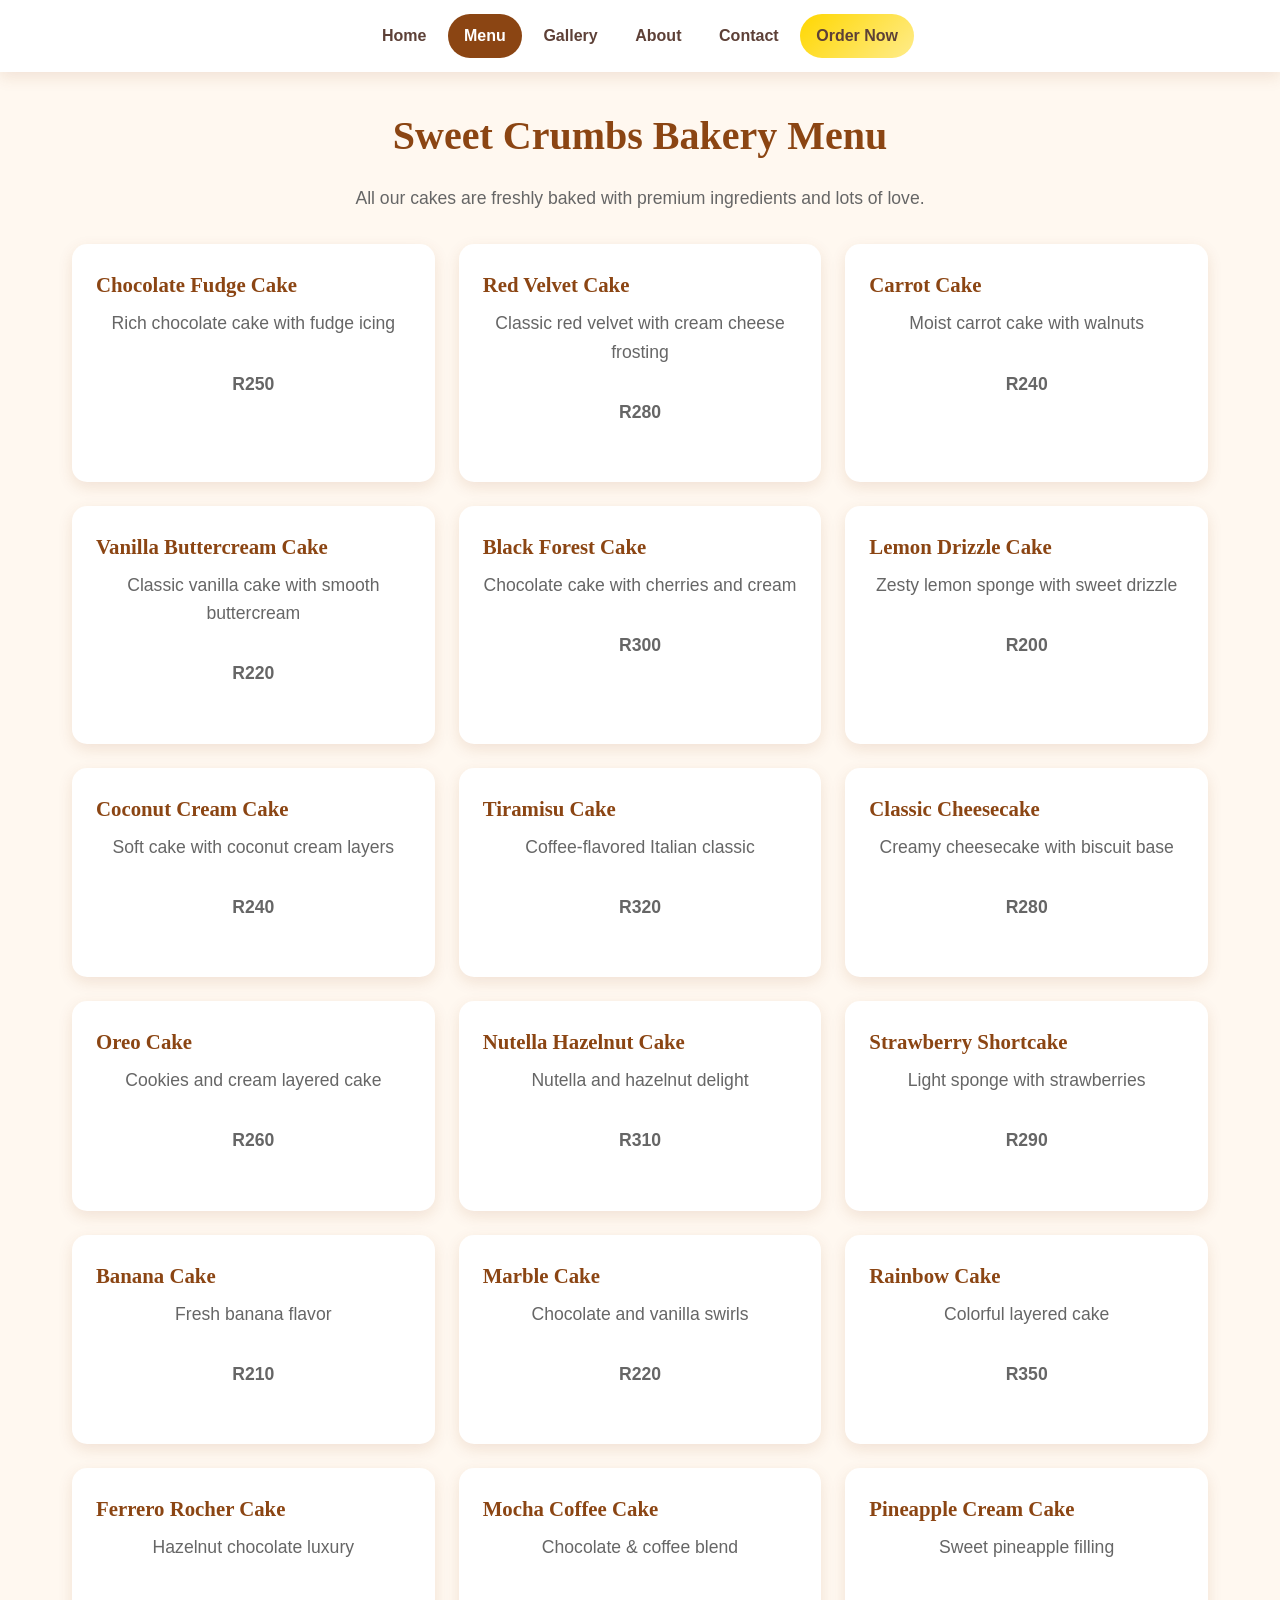
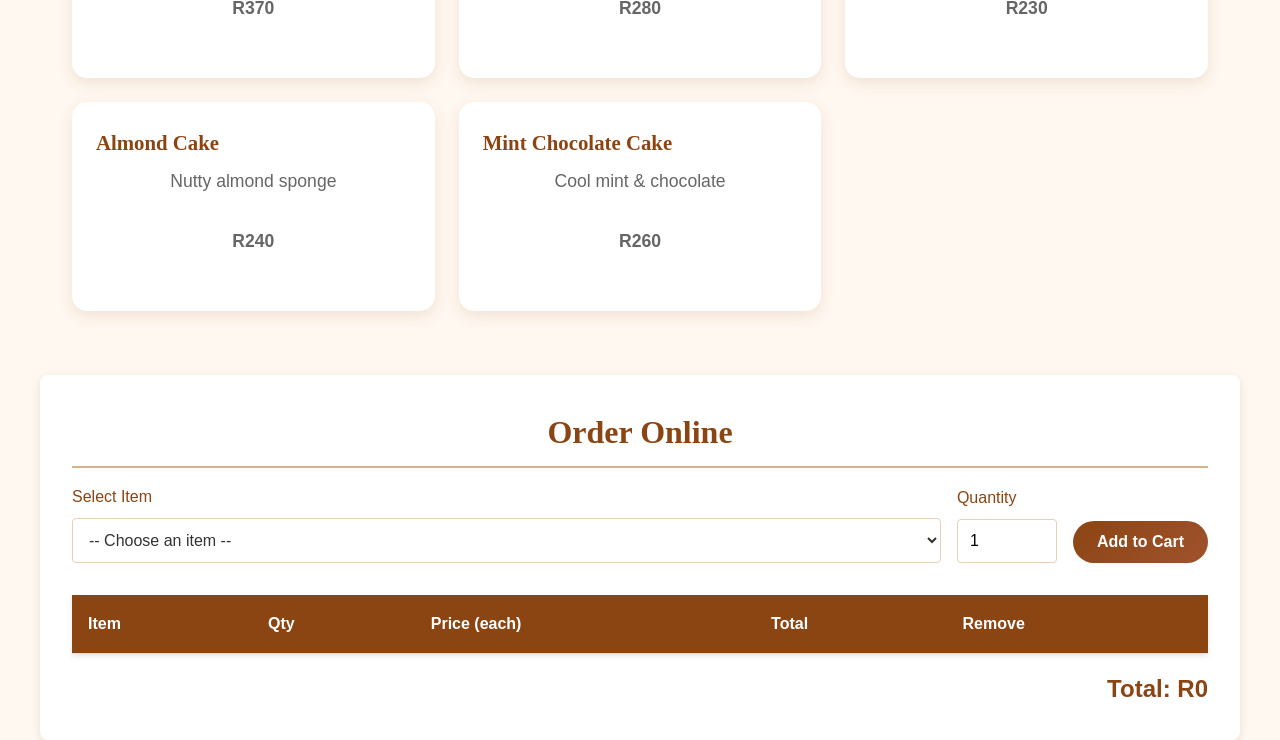
<file: menu.html>
<!DOCTYPE html>

<html lang="en">
<head>
<meta charset="utf-8"/>
<meta content="width=device-width, initial-scale=1" name="viewport"/>
<title>Sweet Crumbs Bakery - Menu &amp; Order</title>
<style>
/* ===================== RESET & BASE STYLES ===================== */
* {
    margin: 0;
    padding: 0;
    box-sizing: border-box;
}

body {
    font-family: 'Segoe UI', Tahoma, Geneva, Verdana, sans-serif;
    line-height: 1.6;
    color: #333;
    background-color: #f9f5f0;
}

/* ===================== NAVIGATION ===================== */
nav {
    background-color: #8b4513;
    padding: 1rem 0;
    box-shadow: 0 2px 5px rgba(0,0,0,0.1);
}

nav ul {
    display: flex;
    justify-content: center;
    list-style: none;
    flex-wrap: wrap;
}

nav li {
    margin: 0 1rem;
}

nav a {
    color: #fff;
    text-decoration: none;
    font-weight: 500;
    padding: 0.5rem 1rem;
    border-radius: 4px;
    transition: background-color 0.3s;
}

nav a:hover {
    background-color: #a0522d;
}

/* ===================== SECTIONS ===================== */
section {
    padding: 2rem;
    max-width: 1200px;
    margin: 0 auto;
}

h1, h2 {
    color: #8b4513;
    margin-bottom: 1rem;
    text-align: center;
}

h1 {
    font-size: 2.5rem;
}

h2 {
    font-size: 2rem;
    border-bottom: 2px solid #d2b48c;
    padding-bottom: 0.5rem;
}

/* ===================== MENU SECTION ===================== */
#menu p {
    text-align: center;
    margin-bottom: 2rem;
    font-size: 1.1rem;
    color: #666;
}

.menu-container {
    display: grid;
    grid-template-columns: repeat(auto-fill, minmax(280px, 1fr));
    gap: 1.5rem;
    margin-top: 2rem;
}

.menu-container > div {
    background: white;
    border-radius: 8px;
    padding: 1.5rem;
    box-shadow: 0 3px 10px rgba(0,0,0,0.1);
    transition: transform 0.3s, box-shadow 0.3s;
}

.menu-container > div:hover {
    transform: translateY(-5px);
    box-shadow: 0 5px 15px rgba(0,0,0,0.15);
}

.menu-container h3 {
    color: #8b4513;
    margin-bottom: 0.5rem;
    font-size: 1.3rem;
}

.menu-container p:last-of-type {
    font-weight: bold;
    font-size: 1.2rem;
    color: #a0522d;
    margin-top: 0.5rem;
}

/* ===================== ORDER SECTION ===================== */
#order {
    background-color: #fff;
    border-radius: 8px;
    box-shadow: 0 3px 10px rgba(0,0,0,0.1);
    margin-top: 2rem;
}

.order-form {
    display: grid;
    grid-template-columns: 1fr auto auto;
    gap: 1rem;
    align-items: end;
    margin-bottom: 2rem;
}

.form-group {
    display: flex;
    flex-direction: column;
}

label {
    margin-bottom: 0.5rem;
    font-weight: 500;
    color: #8b4513;
}

/* Improved dropdown styling */
select {
    padding: 0.75rem;
    border: 1px solid #d2b48c;
    border-radius: 4px;
    background-color: white;
    font-size: 1rem;
    color: #333;
    cursor: pointer;
    appearance: menulist; /* Ensures native dropdown appearance */
    -webkit-appearance: menulist; /* For Safari */
    -moz-appearance: menulist; /* For Firefox */
}

select:focus {
    outline: none;
    border-color: #8b4513;
    box-shadow: 0 0 0 2px rgba(139, 69, 19, 0.2);
}

/* Quantity input */
input[type="number"] {
    padding: 0.75rem;
    border: 1px solid #d2b48c;
    border-radius: 4px;
    font-size: 1rem;
    width: 100px;
}

input[type="number"]:focus {
    outline: none;
    border-color: #8b4513;
    box-shadow: 0 0 0 2px rgba(139, 69, 19, 0.2);
}

/* Buttons */
button {
    padding: 0.75rem 1.5rem;
    background-color: #8b4513;
    color: white;
    border: none;
    border-radius: 4px;
    font-size: 1rem;
    cursor: pointer;
    transition: background-color 0.3s;
}

button:hover {
    background-color: #a0522d;
}

#checkout-btn {
    background-color: #2e8b57;
    margin-top: 1rem;
    display: block;
    margin-left: auto;
    margin-right: auto;
}

#checkout-btn:hover {
    background-color: #3cb371;
}

.remove-btn {
    background-color: #dc3545;
    padding: 0.5rem;
    width: 36px;
    height: 36px;
    display: flex;
    align-items: center;
    justify-content: center;
}

.remove-btn:hover {
    background-color: #c82333;
}

/* ===================== CART TABLE ===================== */
table {
    width: 100%;
    border-collapse: collapse;
    margin-top: 2rem;
    box-shadow: 0 2px 5px rgba(0,0,0,0.1);
}

th, td {
    padding: 1rem;
    text-align: left;
    border-bottom: 1px solid #ddd;
}

th {
    background-color: #8b4513;
    color: white;
}

tr:nth-child(even) {
    background-color: #f9f5f0;
}

#cart-total {
    font-size: 1.5rem;
    font-weight: bold;
    text-align: right;
    margin-top: 1rem;
    color: #8b4513;
}

/* ===================== RESPONSIVE DESIGN ===================== */
@media (max-width: 768px) {
    .order-form {
        grid-template-columns: 1fr;
    }
    
    .menu-container {
        grid-template-columns: 1fr;
    }
    
    nav ul {
        flex-direction: column;
        align-items: center;
    }
    
    nav li {
        margin: 0.5rem 0;
    }
    
    table {
        font-size: 0.9rem;
    }
    
    th, td {
        padding: 0.5rem;
    }
}
</style>
<link href="shared-theme.css" rel="stylesheet"/></head>
<body>
<!-- ===================== Navigation ===================== -->
<nav aria-label="Main Navigation">
<ul>
<li><a href="index.html">Home</a></li>
<li><a class="active" href="menu.html">Menu</a></li>
<li><a href="gallery.html">Gallery</a></li>
<li><a href="about.html">About</a></li>
<li><a href="contact.html">Contact</a></li>
<li><a class="order-link" href="menu.html#order">Order Now</a></li>
</ul>
</nav>
<!-- ===================== MENU SECTION ===================== -->
<section aria-label="Bakery Menu" id="menu">
<h1>Sweet Crumbs Bakery Menu</h1>
<p>All our cakes are freshly baked with premium ingredients and lots of love.</p>
<div class="menu-container">
<div><h3>Chocolate Fudge Cake</h3><p>Rich chocolate cake with fudge icing</p><p>R250</p></div>
<div><h3>Red Velvet Cake</h3><p>Classic red velvet with cream cheese frosting</p><p>R280</p></div>
<div><h3>Carrot Cake</h3><p>Moist carrot cake with walnuts</p><p>R240</p></div>
<div><h3>Vanilla Buttercream Cake</h3><p>Classic vanilla cake with smooth buttercream</p><p>R220</p></div>
<div><h3>Black Forest Cake</h3><p>Chocolate cake with cherries and cream</p><p>R300</p></div>
<div><h3>Lemon Drizzle Cake</h3><p>Zesty lemon sponge with sweet drizzle</p><p>R200</p></div>
<div><h3>Coconut Cream Cake</h3><p>Soft cake with coconut cream layers</p><p>R240</p></div>
<div><h3>Tiramisu Cake</h3><p>Coffee-flavored Italian classic</p><p>R320</p></div>
<div><h3>Classic Cheesecake</h3><p>Creamy cheesecake with biscuit base</p><p>R280</p></div>
<div><h3>Oreo Cake</h3><p>Cookies and cream layered cake</p><p>R260</p></div>
<div><h3>Nutella Hazelnut Cake</h3><p>Nutella and hazelnut delight</p><p>R310</p></div>
<div><h3>Strawberry Shortcake</h3><p>Light sponge with strawberries</p><p>R290</p></div>
<div><h3>Banana Cake</h3><p>Fresh banana flavor</p><p>R210</p></div>
<div><h3>Marble Cake</h3><p>Chocolate and vanilla swirls</p><p>R220</p></div>
<div><h3>Rainbow Cake</h3><p>Colorful layered cake</p><p>R350</p></div>
<div><h3>Ferrero Rocher Cake</h3><p>Hazelnut chocolate luxury</p><p>R370</p></div>
<div><h3>Mocha Coffee Cake</h3><p>Chocolate &amp; coffee blend</p><p>R280</p></div>
<div><h3>Pineapple Cream Cake</h3><p>Sweet pineapple filling</p><p>R230</p></div>
<div><h3>Almond Cake</h3><p>Nutty almond sponge</p><p>R240</p></div>
<div><h3>Mint Chocolate Cake</h3><p>Cool mint &amp; chocolate</p><p>R260</p></div>
</div>
</section>
<!-- ===================== ORDER SECTION ===================== -->
<section aria-label="Order Cakes Online" id="order">
<h2>Order Online</h2>
<div class="order-form">
<!-- Dropdown menu -->
<div class="form-group">
<label for="items">Select Item</label>
<select aria-label="Select cake to order" id="items">
<option disabled="" selected="">-- Choose an item --</option>
<option data-price="250" value="Chocolate Fudge Cake">Chocolate Fudge Cake - R250</option>
<option data-price="280" value="Red Velvet Cake">Red Velvet Cake - R280</option>
<option data-price="240" value="Carrot Cake">Carrot Cake - R240</option>
<option data-price="220" value="Vanilla Buttercream Cake">Vanilla Buttercream Cake - R220</option>
<option data-price="300" value="Black Forest Cake">Black Forest Cake - R300</option>
<option data-price="200" value="Lemon Drizzle Cake">Lemon Drizzle Cake - R200</option>
<option data-price="240" value="Coconut Cream Cake">Coconut Cream Cake - R240</option>
<option data-price="320" value="Tiramisu Cake">Tiramisu Cake - R320</option>
<option data-price="280" value="Classic Cheesecake">Classic Cheesecake - R280</option>
<option data-price="260" value="Oreo Cake">Oreo Cake - R260</option>
<option data-price="310" value="Nutella Hazelnut Cake">Nutella Hazelnut Cake - R310</option>
<option data-price="290" value="Strawberry Shortcake">Strawberry Shortcake - R290</option>
<option data-price="210" value="Banana Cake">Banana Cake - R210</option>
<option data-price="220" value="Marble Cake">Marble Cake - R220</option>
<option data-price="350" value="Rainbow Cake">Rainbow Cake - R350</option>
<option data-price="370" value="Ferrero Rocher Cake">Ferrero Rocher Cake - R370</option>
<option data-price="280" value="Mocha Coffee Cake">Mocha Coffee Cake - R280</option>
<option data-price="230" value="Pineapple Cream Cake">Pineapple Cream Cake - R230</option>
<option data-price="240" value="Almond Cake">Almond Cake - R240</option>
<option data-price="260" value="Mint Chocolate Cake">Mint Chocolate Cake - R260</option>
</select>
</div>
<!-- Quantity -->
<div class="form-group">
<label for="quantity">Quantity</label>
<input id="quantity" min="1" type="number" value="1"/>
</div>
<!-- Add to cart -->
<button id="add-to-cart">Add to Cart</button>
</div>
<!-- Cart Table -->
<table aria-label="Shopping Cart" id="cart">
<thead>
<tr>
<th>Item</th>
<th>Qty</th>
<th>Price (each)</th>
<th>Total</th>
<th>Remove</th>
</tr>
</thead>
<tbody></tbody>
</table>
<!-- Total -->
<p id="cart-total">Total: R0</p>
<!-- Checkout -->
<button id="checkout-btn" onclick="location.href='payment.html'" style="display:none;">
        Checkout
    </button>
</section>
<!-- ===================== JAVASCRIPT ===================== -->
<script>
const itemsSelect = document.getElementById('items');
const quantityInput = document.getElementById('quantity');
const addToCartBtn = document.getElementById('add-to-cart');
const cartTableBody = document.querySelector('#cart tbody');
const cartTotal = document.getElementById('cart-total');
const checkoutBtn = document.getElementById('checkout-btn');

let cart = [];

// Render cart contents
function renderCart() {
    cartTableBody.innerHTML = '';
    let totalCost = 0;

    cart.forEach((item, index) => {
        const row = document.createElement('tr');

        row.innerHTML = `
            <td>${item.name}</td>
            <td>${item.quantity}</td>
            <td>R${item.price}</td>
            <td>R${item.price * item.quantity}</td>
            <td><button class="remove-btn" aria-label="Remove ${item.name}">✕</button></td>
        `;

        // Remove button
        row.querySelector('.remove-btn').addEventListener('click', () => {
            cart.splice(index, 1);
            renderCart();
        });

        cartTableBody.appendChild(row);
        totalCost += item.price * item.quantity;
    });

    cartTotal.textContent = `Total: R${totalCost}`;
    checkoutBtn.style.display = cart.length > 0 ? 'inline-block' : 'none';
}

// Add to cart
addToCartBtn.addEventListener('click', () => {
    const selected = itemsSelect.selectedOptions[0];

    if (!selected || selected.disabled) {
        alert("Please select an item.");
        return;
    }

    const name = selected.value;
    const price = Number(selected.dataset.price);
    const qty = Number(quantityInput.value);

    if (qty < 1) {
        alert("Enter a valid quantity.");
        return;
    }

    const existing = cart.find(item => item.name === name);

    if (existing) {
        existing.quantity += qty;
    } else {
        cart.push({ name, price, quantity: qty });
    }

    renderCart();
    quantityInput.value = 1;
});

// Initial render
renderCart();
</script>
</body>
</html>
</file>
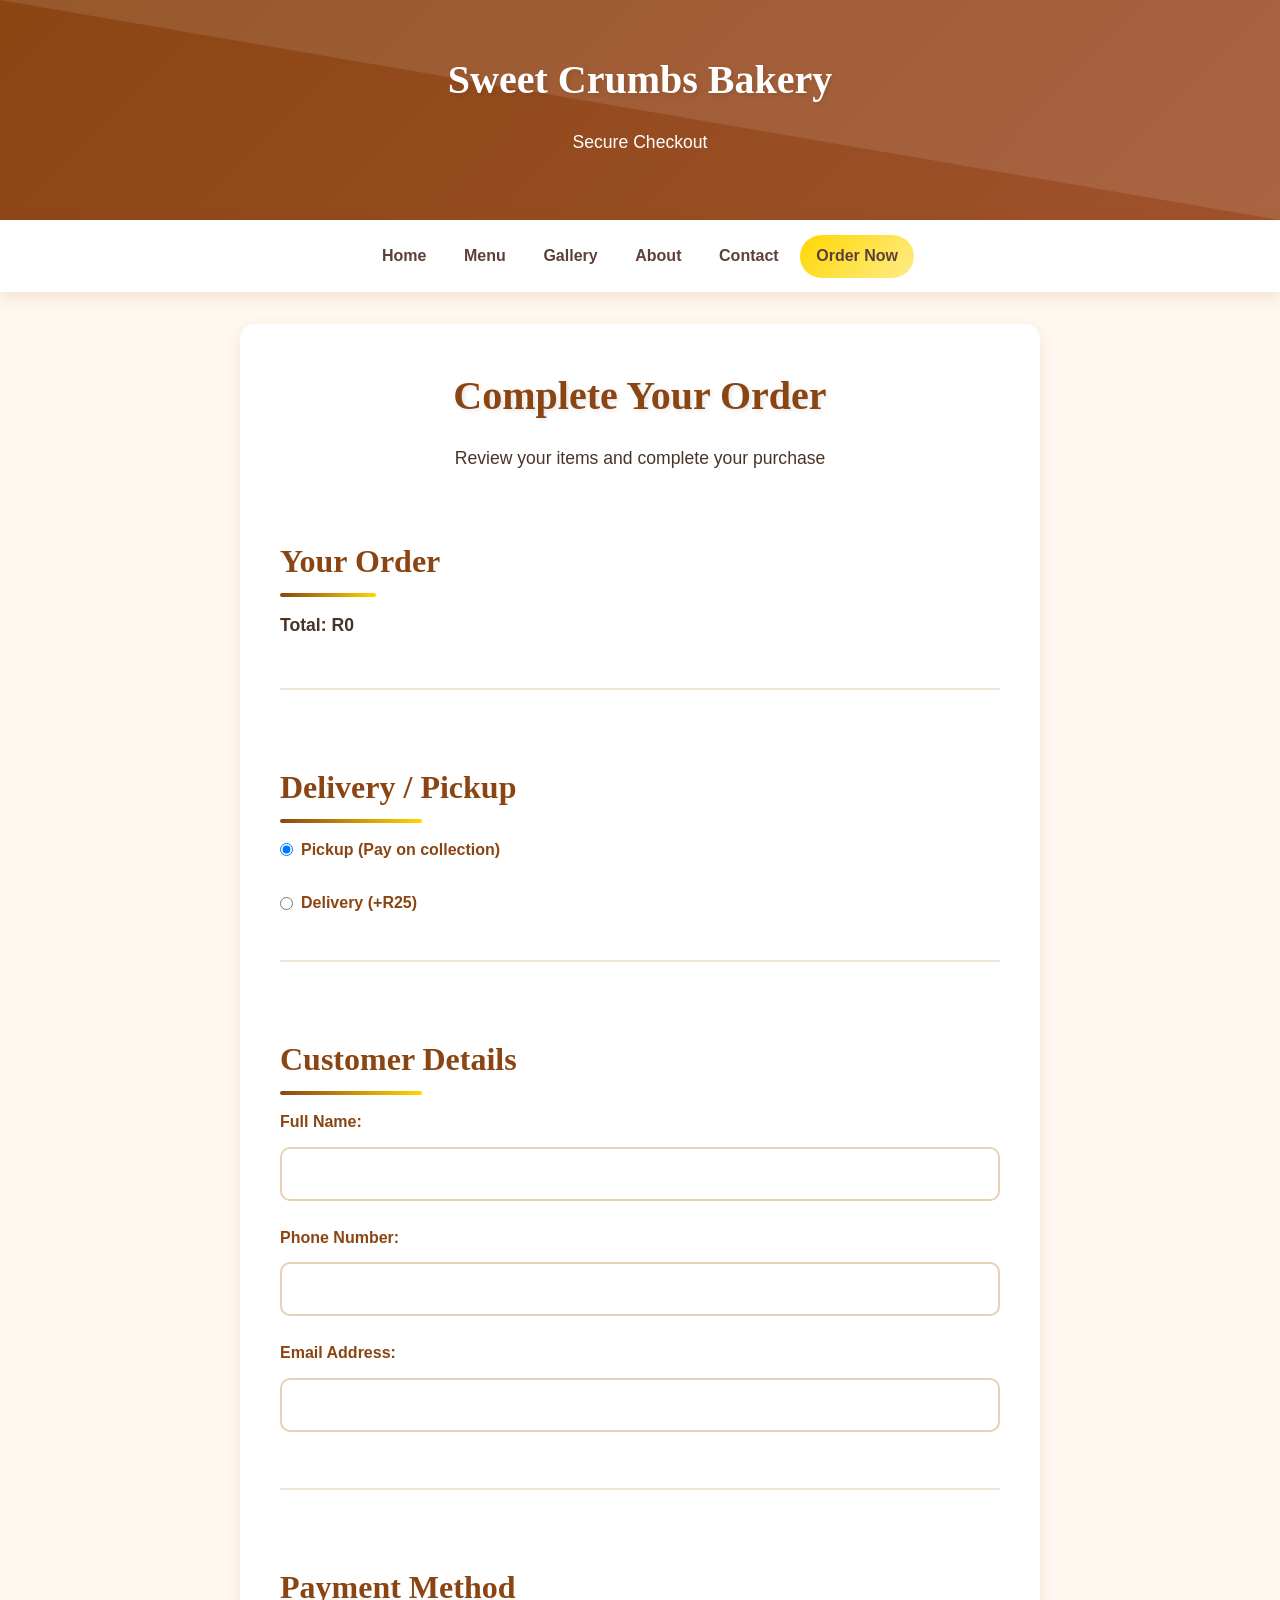
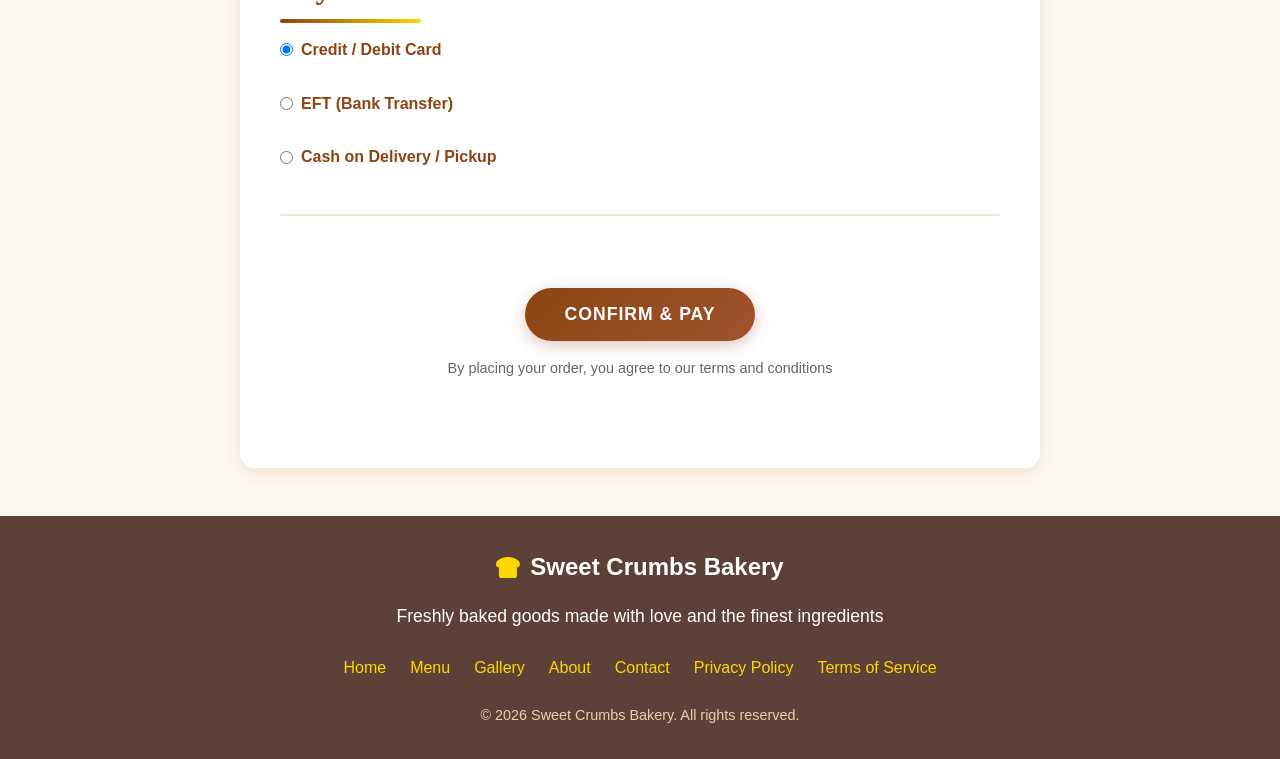
<file: payment.html>
<!DOCTYPE html>

<html lang="en">
<head>
<meta charset="utf-8"/>
<meta content="width=device-width, initial-scale=1.0" name="viewport"/>
<title>Checkout - Sweet Crumbs Bakery</title>
<link href="https://cdnjs.cloudflare.com/ajax/libs/font-awesome/6.4.0/css/all.min.css" rel="stylesheet"/>
<style>
        /* ===================== VARIABLES & RESET ===================== */
        :root {
            --primary: #8B4513;
            --primary-light: #A0522D;
            --secondary: #FFD700;
            --accent: #FF6B6B;
            --light: #FFF8F0;
            --dark: #5D4037;
            --text: #4A3428;
            --shadow: 0 5px 15px rgba(139, 69, 19, 0.1);
            --transition: all 0.3s ease;
        }

        * {
            margin: 0;
            padding: 0;
            box-sizing: border-box;
        }

        body {
            font-family: 'Segoe UI', Tahoma, Geneva, Verdana, sans-serif;
            line-height: 1.6;
            color: var(--text);
            background-color: var(--light);
            overflow-x: hidden;
        }

        /* ===================== TYPOGRAPHY ===================== */
        h1, h2, h3, h4 {
            font-family: 'Georgia', serif;
            color: var(--primary);
            margin-bottom: 1rem;
        }

        h1 {
            font-size: 2.5rem;
            text-shadow: 2px 2px 4px rgba(0,0,0,0.1);
        }

        h2 {
            font-size: 2rem;
            position: relative;
            display: inline-block;
        }

        h2:after {
            content: '';
            position: absolute;
            bottom: -10px;
            left: 0;
            width: 60%;
            height: 4px;
            background: linear-gradient(90deg, var(--primary), var(--secondary));
            border-radius: 2px;
        }

        h3 {
            font-size: 1.5rem;
            color: var(--primary-light);
        }

        p {
            margin-bottom: 1rem;
            font-size: 1.1rem;
        }

        /* ===================== LAYOUT & CONTAINERS ===================== */
        .container {
            max-width: 1200px;
            margin: 0 auto;
            padding: 0 20px;
        }

        section {
            padding: 2rem 0;
        }

        .section-header {
            text-align: center;
            margin-bottom: 2rem;
        }

        /* ===================== HEADER & NAVIGATION ===================== */
        header {
            background: linear-gradient(135deg, var(--primary) 0%, var(--primary-light) 100%);
            color: white;
            text-align: center;
            padding: 3rem 2rem;
            position: relative;
            overflow: hidden;
        }

        header:before {
            content: '';
            position: absolute;
            top: 0;
            left: 0;
            right: 0;
            bottom: 0;
            background: url('data:image/svg+xml;utf8,<svg xmlns="http://www.w3.org/2000/svg" viewBox="0 0 100 100" preserveAspectRatio="none"><path d="M0,0 L100,0 L100,100 Z" fill="rgba(255,255,255,0.1)"/></svg>');
            background-size: cover;
        }

        header h1, header p {
            position: relative;
            z-index: 1;
        }

        nav {
            background: white;
            box-shadow: var(--shadow);
            position: sticky;
            top: 0;
            z-index: 1000;
        }

        .nav-container {
            display: flex;
            justify-content: space-between;
            align-items: center;
            padding: 1rem 0;
        }

        .logo {
            font-size: 1.5rem;
            font-weight: bold;
            color: var(--primary);
            display: flex;
            align-items: center;
        }

        .logo i {
            margin-right: 10px;
            color: var(--secondary);
        }

        .nav-links {
            display: flex;
            list-style: none;
        }

        .nav-links li {
            margin-left: 1.5rem;
        }

        .nav-links a {
            text-decoration: none;
            color: var(--dark);
            font-weight: 600;
            padding: 0.5rem 1rem;
            border-radius: 25px;
            transition: var(--transition);
            position: relative;
        }

        .nav-links a:after {
            content: '';
            position: absolute;
            bottom: 0;
            left: 50%;
            width: 0;
            height: 2px;
            background: var(--primary);
            transition: var(--transition);
            transform: translateX(-50%);
        }

        .nav-links a:hover {
            color: var(--primary);
        }

        .nav-links a:hover:after {
            width: 80%;
        }

        .nav-links a.active {
            background: var(--primary);
            color: white;
        }

        .mobile-menu {
            display: none;
            font-size: 1.5rem;
            cursor: pointer;
        }

        /* ===================== BUTTONS ===================== */
        .btn {
            display: inline-block;
            padding: 0.8rem 2rem;
            background: linear-gradient(135deg, var(--primary) 0%, var(--primary-light) 100%);
            color: white;
            text-decoration: none;
            border-radius: 30px;
            font-weight: 600;
            text-transform: uppercase;
            letter-spacing: 1px;
            transition: var(--transition);
            border: none;
            cursor: pointer;
            position: relative;
            overflow: hidden;
            box-shadow: 0 4px 15px rgba(139, 69, 19, 0.3);
        }

        .btn:before {
            content: '';
            position: absolute;
            top: 0;
            left: -100%;
            width: 100%;
            height: 100%;
            background: linear-gradient(90deg, transparent, rgba(255,255,255,0.3), transparent);
            transition: var(--transition);
        }

        .btn:hover {
            transform: translateY(-3px);
            box-shadow: 0 8px 20px rgba(139, 69, 19, 0.4);
        }

        .btn:hover:before {
            left: 100%;
        }

        .btn-secondary {
            background: linear-gradient(135deg, var(--secondary) 0%, #FFEC8B 100%);
            color: var(--dark);
        }

        .btn-accent {
            background: linear-gradient(135deg, var(--accent) 0%, #FF9E9E 100%);
        }

        .btn-large {
            padding: 1rem 2.5rem;
            font-size: 1.1rem;
        }

        /* ===================== CHECKOUT STYLES ===================== */
        .checkout-container {
            max-width: 800px;
            margin: 2rem auto;
            background: white;
            padding: 2.5rem;
            border-radius: 15px;
            box-shadow: var(--shadow);
        }

        .checkout-section {
            margin-bottom: 2.5rem;
            padding-bottom: 2rem;
            border-bottom: 2px solid #f0e6d6;
        }

        .checkout-section:last-child {
            border-bottom: none;
        }

        .checkout-section h2 {
            margin-bottom: 1.5rem;
            color: var(--primary);
        }

        .form-group {
            margin-bottom: 1.5rem;
        }

        label {
            display: block;
            margin-bottom: 0.75rem;
            font-weight: 600;
            color: var(--primary);
            font-size: 1rem;
        }

        input[type="text"], input[type="tel"], input[type="email"], textarea, select {
            width: 100%;
            padding: 1rem;
            border: 2px solid #E8D0B3;
            border-radius: 10px;
            background-color: white;
            font-size: 1rem;
            color: var(--text);
            transition: var(--transition);
        }

        input:focus, textarea:focus, select:focus {
            outline: none;
            border-color: var(--primary);
            box-shadow: 0 0 0 3px rgba(139, 69, 19, 0.2);
        }

        .radio-group {
            display: flex;
            flex-direction: column;
            gap: 1rem;
        }

        .radio-option {
            display: flex;
            align-items: center;
            gap: 0.5rem;
        }

        .radio-option input[type="radio"] {
            width: auto;
        }

        #order-list {
            list-style: none;
            padding: 0;
        }

        #order-list li {
            padding: 1rem;
            border-bottom: 1px solid #f0e6d6;
            display: flex;
            justify-content: space-between;
        }

        #order-list li:last-child {
            border-bottom: none;
        }

        #bank-details {
            display: none;
            margin-top: 1.5rem;
            padding: 1.5rem;
            background: #f9f5f0;
            border-radius: 10px;
        }

        /* ===================== FOOTER ===================== */
        footer {
            background: linear-gradient(135deg, var(--dark) 0%, var(--primary) 100%);
            color: white;
            text-align: center;
            padding: 2rem;
            margin-top: 3rem;
        }

        .footer-content {
            max-width: 800px;
            margin: 0 auto;
        }

        .footer-links {
            display: flex;
            justify-content: center;
            gap: 1.5rem;
            margin: 1.5rem 0;
        }

        .footer-links a {
            color: #E8D0B3;
            text-decoration: none;
            transition: var(--transition);
        }

        .footer-links a:hover {
            color: var(--secondary);
        }

        .copyright {
            margin-top: 1.5rem;
            color: #E8D0B3;
            font-size: 0.9rem;
        }

        /* ===================== RESPONSIVE DESIGN ===================== */
        @media (max-width: 768px) {
            .nav-links {
                display: none;
                position: absolute;
                top: 100%;
                left: 0;
                width: 100%;
                background: white;
                flex-direction: column;
                box-shadow: 0 5px 10px rgba(0,0,0,0.1);
                padding: 1rem 0;
            }

            .nav-links.active {
                display: flex;
            }

            .nav-links li {
                margin: 0;
                text-align: center;
            }

            .nav-links a {
                display: block;
                padding: 1rem;
            }

            .mobile-menu {
                display: block;
            }

            h1 {
                font-size: 2rem;
            }

            h2 {
                font-size: 1.7rem;
            }

            .checkout-container {
                padding: 1.5rem;
            }
        }

        @media (max-width: 480px) {
            header {
                padding: 2rem 1rem;
            }

            header h1 {
                font-size: 1.8rem;
            }

            .btn {
                padding: 0.7rem 1.5rem;
                font-size: 0.9rem;
            }
        }
    </style>
<link href="shared-theme.css" rel="stylesheet"/></head>
<body>
<!-- ===================== HEADER ===================== -->
<header>
<h1>Sweet Crumbs Bakery</h1>
<p>Secure Checkout</p>
</header>
<!-- ===================== NAVIGATION ===================== -->
<nav aria-label="Main Navigation">
<ul>
<li><a href="index.html">Home</a></li>
<li><a href="menu.html">Menu</a></li>
<li><a href="gallery.html">Gallery</a></li>
<li><a href="about.html">About</a></li>
<li><a href="contact.html">Contact</a></li>
<li><a class="order-link" href="menu.html#order">Order Now</a></li>
</ul>
</nav>
<!-- ===================== CHECKOUT CONTENT ===================== -->
<main>
<div class="container">
<div class="checkout-container">
<div class="section-header">
<h1>Complete Your Order</h1>
<p>Review your items and complete your purchase</p>
</div>
<!-- Order Summary Section -->
<section class="checkout-section">
<h2>Your Order</h2>
<ul id="order-list"></ul>
<p><strong>Total: R<span id="order-total">0</span></strong></p>
</section>
<!-- Delivery or Pickup Section -->
<section class="checkout-section">
<h2>Delivery / Pickup</h2>
<div class="radio-group">
<label class="radio-option">
<input checked="" name="delivery" type="radio" value="pickup"/>
<span>Pickup (Pay on collection)</span>
</label>
<label class="radio-option">
<input name="delivery" type="radio" value="delivery"/>
<span>Delivery (+R25)</span>
</label>
</div>
<div class="form-group" id="address-section" style="display: none; margin-top: 1rem;">
<label for="address">Address (required for delivery):</label>
<textarea id="address" rows="3"></textarea>
</div>
</section>
<!-- Customer Details Section -->
<section class="checkout-section">
<h2>Customer Details</h2>
<div class="form-group">
<label for="name">Full Name:</label>
<input id="name" required="" type="text"/>
</div>
<div class="form-group">
<label for="phone">Phone Number:</label>
<input id="phone" required="" type="tel"/>
</div>
<div class="form-group">
<label for="email">Email Address:</label>
<input id="email" type="email"/>
</div>
</section>
<!-- Payment Options Section -->
<section class="checkout-section">
<h2>Payment Method</h2>
<div class="radio-group">
<label class="radio-option">
<input checked="" name="payment" type="radio" value="card"/>
<span>Credit / Debit Card</span>
</label>
<label class="radio-option">
<input name="payment" type="radio" value="eft"/>
<span>EFT (Bank Transfer)</span>
</label>
<label class="radio-option">
<input name="payment" type="radio" value="cash"/>
<span>Cash on Delivery / Pickup</span>
</label>
</div>
<div id="bank-details">
<h3>Banking Details</h3>
<div class="form-group">
<label for="bank-name">Bank Name:</label>
<input id="bank-name" type="text"/>
</div>
<div class="form-group">
<label for="account-number">Account Number:</label>
<input id="account-number" type="text"/>
</div>
<div class="form-group">
<label for="branch-code">Branch Code:</label>
<input id="branch-code" type="text"/>
</div>
</div>
</section>
<!-- Confirm Order Button -->
<section style="text-align: center;">
<button class="btn btn-large" onclick="confirmPayment()" type="button">Confirm &amp; Pay</button>
<p style="margin-top: 1rem; color: #666; font-size: 0.9rem;">
                        By placing your order, you agree to our terms and conditions
                    </p>
</section>
</div>
</div>
</main>
<!-- ===================== FOOTER ===================== -->
<footer>
<div class="footer-content">
<div class="logo" style="color: white; justify-content: center; margin-bottom: 1rem;">
<i class="fas fa-bread-slice"></i>
                Sweet Crumbs Bakery
            </div>
<p>Freshly baked goods made with love and the finest ingredients</p>
<div class="footer-links">
<a href="index.html">Home</a>
<a href="menu.html">Menu</a>
<a href="gallery.html">Gallery</a>
<a href="about.html">About</a>
<a href="contact.html">Contact</a>
<a href="#">Privacy Policy</a>
<a href="#">Terms of Service</a>
</div>
<div class="copyright">
                © 2026 Sweet Crumbs Bakery. All rights reserved.
            </div>
</div>
</footer>
<!-- ===================== JAVASCRIPT ===================== -->
<script>
        // Mobile menu toggle
        document.querySelector('.mobile-menu').addEventListener('click', function() {
            document.querySelector('.nav-links').classList.toggle('active');
        });

        // Close mobile menu when clicking on a link
        document.querySelectorAll('.nav-links a').forEach(link => {
            link.addEventListener('click', function() {
                document.querySelector('.nav-links').classList.remove('active');
            });
        });

        // Get cart items from localStorage
        const cartItems = JSON.parse(localStorage.getItem("cartItems")) || [];
        const orderList = document.getElementById("order-list");
        const orderTotalEl = document.getElementById("order-total");
        const addressSection = document.getElementById("address-section");
        const bankDetails = document.getElementById("bank-details");

        // Render cart items
        function renderCart() {
            orderList.innerHTML = "";
            let total = 0;

            if (cartItems.length === 0) {
                orderList.innerHTML = "<li style='text-align: center; color: #666; padding: 2rem;'>No items in cart. <a href='menu.html'>Browse our menu</a></li>";
            } else {
                cartItems.forEach(item => {
                    const subtotal = item.price * item.quantity;
                    total += subtotal;
                    orderList.innerHTML += `
                        <li style="display: flex; justify-content: space-between; padding: 0.75rem 0; border-bottom: 1px solid #f0e6d6;">
                            <span>${item.name} x${item.quantity}</span>
                            <span>R${subtotal}</span>
                        </li>
                    `;
                });
            }

            // Add delivery fee if delivery option is selected
            const deliveryType = document.querySelector('input[name="delivery"]:checked').value;
            if (deliveryType === "delivery") total += 25;

            orderTotalEl.innerText = total;
        }

        // Initial render
        renderCart();

        // Toggle address section based on delivery option
        document.querySelectorAll('input[name="delivery"]').forEach(el => {
            el.addEventListener("change", function() {
                addressSection.style.display = this.value === "delivery" ? "block" : "none";
                renderCart();
            });
        });

        // Toggle bank details based on payment method
        document.querySelectorAll('input[name="payment"]').forEach(el => {
            el.addEventListener("change", function() {
                bankDetails.style.display = (this.value === "eft" || this.value === "card") ? "block" : "none";
            });
        });

        // Confirm payment function
        function confirmPayment() {
            const name = document.getElementById("name").value.trim();
            const phone = document.getElementById("phone").value.trim();
            const email = document.getElementById("email").value.trim();
            const deliveryType = document.querySelector('input[name="delivery"]:checked').value;
            const address = document.getElementById("address").value.trim();
            const paymentMethod = document.querySelector('input[name="payment"]:checked').value;
            const bankName = document.getElementById("bank-name").value.trim();
            const accountNumber = document.getElementById("account-number").value.trim();
            const branchCode = document.getElementById("branch-code").value.trim();

            // Validation
            if (!name || !phone) {
                alert("Please fill in your name and phone number.");
                return;
            }

            if (deliveryType === "delivery" && !address) {
                alert("Please provide a delivery address.");
                return;
            }

            if ((paymentMethod === "eft" || paymentMethod === "card") && (!bankName || !accountNumber || !branchCode)) {
                alert("Please complete all banking details for your selected payment method.");
                return;
            }

            if (cartItems.length === 0) {
                alert("Your cart is empty. Please add items before checking out.");
                return;
            }

            // Save order details
            localStorage.setItem("orderConfirmed", JSON.stringify({
                cartItems,
                deliveryType,
                address,
                name,
                phone,
                email,
                paymentMethod,
                bankDetails: { bankName, accountNumber, branchCode },
                total: orderTotalEl.innerText
            }));

            // Show confirmation and redirect
            alert(`Order confirmed! Thank you, ${name}. Your total is R${orderTotalEl.innerText}. We'll contact you at ${phone} to confirm.`);
            
            // Clear cart
            localStorage.removeItem("cartItems");
            
            // Redirect to thank you page (you can create this page)
            window.location.href = "index.html";
        }
    </script>
</body>
</html>
</file>
<file: shared-theme.css>
/* Shared Sweet Crumbs theme - matched to the Home page */
:root {
  --primary: #8B4513;
  --primary-light: #A0522D;
  --secondary: #FFD700;
  --accent: #FF6B6B;
  --light: #FFF8F0;
  --dark: #5D4037;
  --text: #4A3428;
  --shadow: 0 5px 15px rgba(139, 69, 19, 0.12);
  --transition: all .3s ease;
}
* { box-sizing: border-box; }
body {
  font-family: 'Segoe UI', Tahoma, Geneva, Verdana, sans-serif !important;
  line-height: 1.6;
  color: var(--text) !important;
  background: var(--light) !important;
  margin: 0;
}
h1,h2,h3,h4 { font-family: Georgia, serif; color: var(--primary) !important; }
a { color: var(--primary); }
.container { max-width: 1200px; margin: 0 auto; padding-left: 20px; padding-right: 20px; }

/* One navigation design on every page */
nav {
  background: #fff !important;
  box-shadow: var(--shadow) !important;
  position: sticky !important;
  top: 0;
  z-index: 1000;
  padding: 0 !important;
}
nav .nav-container, nav .nav-inner, nav > ul {
  max-width: 1200px;
  margin: 0 auto !important;
}
nav > ul, nav .nav-links {
  min-height: 72px;
  display: flex !important;
  justify-content: center !important;
  align-items: center !important;
  flex-wrap: wrap;
  gap: .35rem;
  list-style: none;
  padding: .7rem 20px !important;
}
nav li { margin: 0 !important; }
nav a, nav .nav-links a {
  display: inline-block;
  color: var(--dark) !important;
  text-decoration: none;
  font-weight: 600 !important;
  padding: .55rem 1rem !important;
  border-radius: 25px !important;
  background: transparent !important;
  transition: var(--transition);
}
nav a:hover, nav a:focus, nav a.active {
  background: var(--primary) !important;
  color: #fff !important;
  transform: none !important;
}
nav a.order-link {
  background: linear-gradient(135deg, var(--secondary), #FFEC8B) !important;
  color: var(--dark) !important;
}
nav a.order-link:hover { background: var(--primary) !important; color:#fff !important; }
nav .logo { color: var(--primary) !important; }

/* Page surfaces */
header {
  background: linear-gradient(135deg, var(--primary), var(--primary-light)) !important;
  color: white !important;
  text-align: center;
}
header h1, header p { color: white !important; }
section, main { color: var(--text); }
.menu-container > div, .gallery-item, .contact-form, .checkout-container, .about-card, .info-card {
  background: #fff !important;
  box-shadow: var(--shadow) !important;
  border-radius: 15px !important;
}
button, .btn, #add-to-cart, #checkout-btn {
  background: linear-gradient(135deg, var(--primary), var(--primary-light)) !important;
  color: #fff !important;
  border: 0 !important;
  border-radius: 30px !important;
  font-weight: 600 !important;
}
button:hover, .btn:hover, #add-to-cart:hover, #checkout-btn:hover { filter: brightness(1.08); }
input,select,textarea { border-color: #E8D0B3 !important; }
footer {
  background: var(--dark) !important;
  color: white !important;
  border: 0 !important;
}
footer a { color: var(--secondary) !important; }

/* Contact page after moving business information to About */
.contact-container { grid-template-columns: minmax(0, 760px) !important; justify-content: center; }
.contact-form { width: 100%; }

/* About page */
.about-page { max-width: 1100px; margin: 0 auto; padding: 4rem 20px; }
.about-page .page-intro { text-align:center; max-width:800px; margin:0 auto 2.5rem; }
.about-grid { display:grid; grid-template-columns:repeat(auto-fit,minmax(280px,1fr)); gap:1.5rem; }
.about-card, .info-card { padding:1.7rem; }
.contact-details { margin-top:2.2rem; }
.contact-details .info-card p { margin:.55rem 0; }

@media (max-width: 760px) {
  nav > ul, nav .nav-links { flex-direction: column !important; padding: .75rem 16px !important; }
  nav { position: static !important; }
}
</file>
